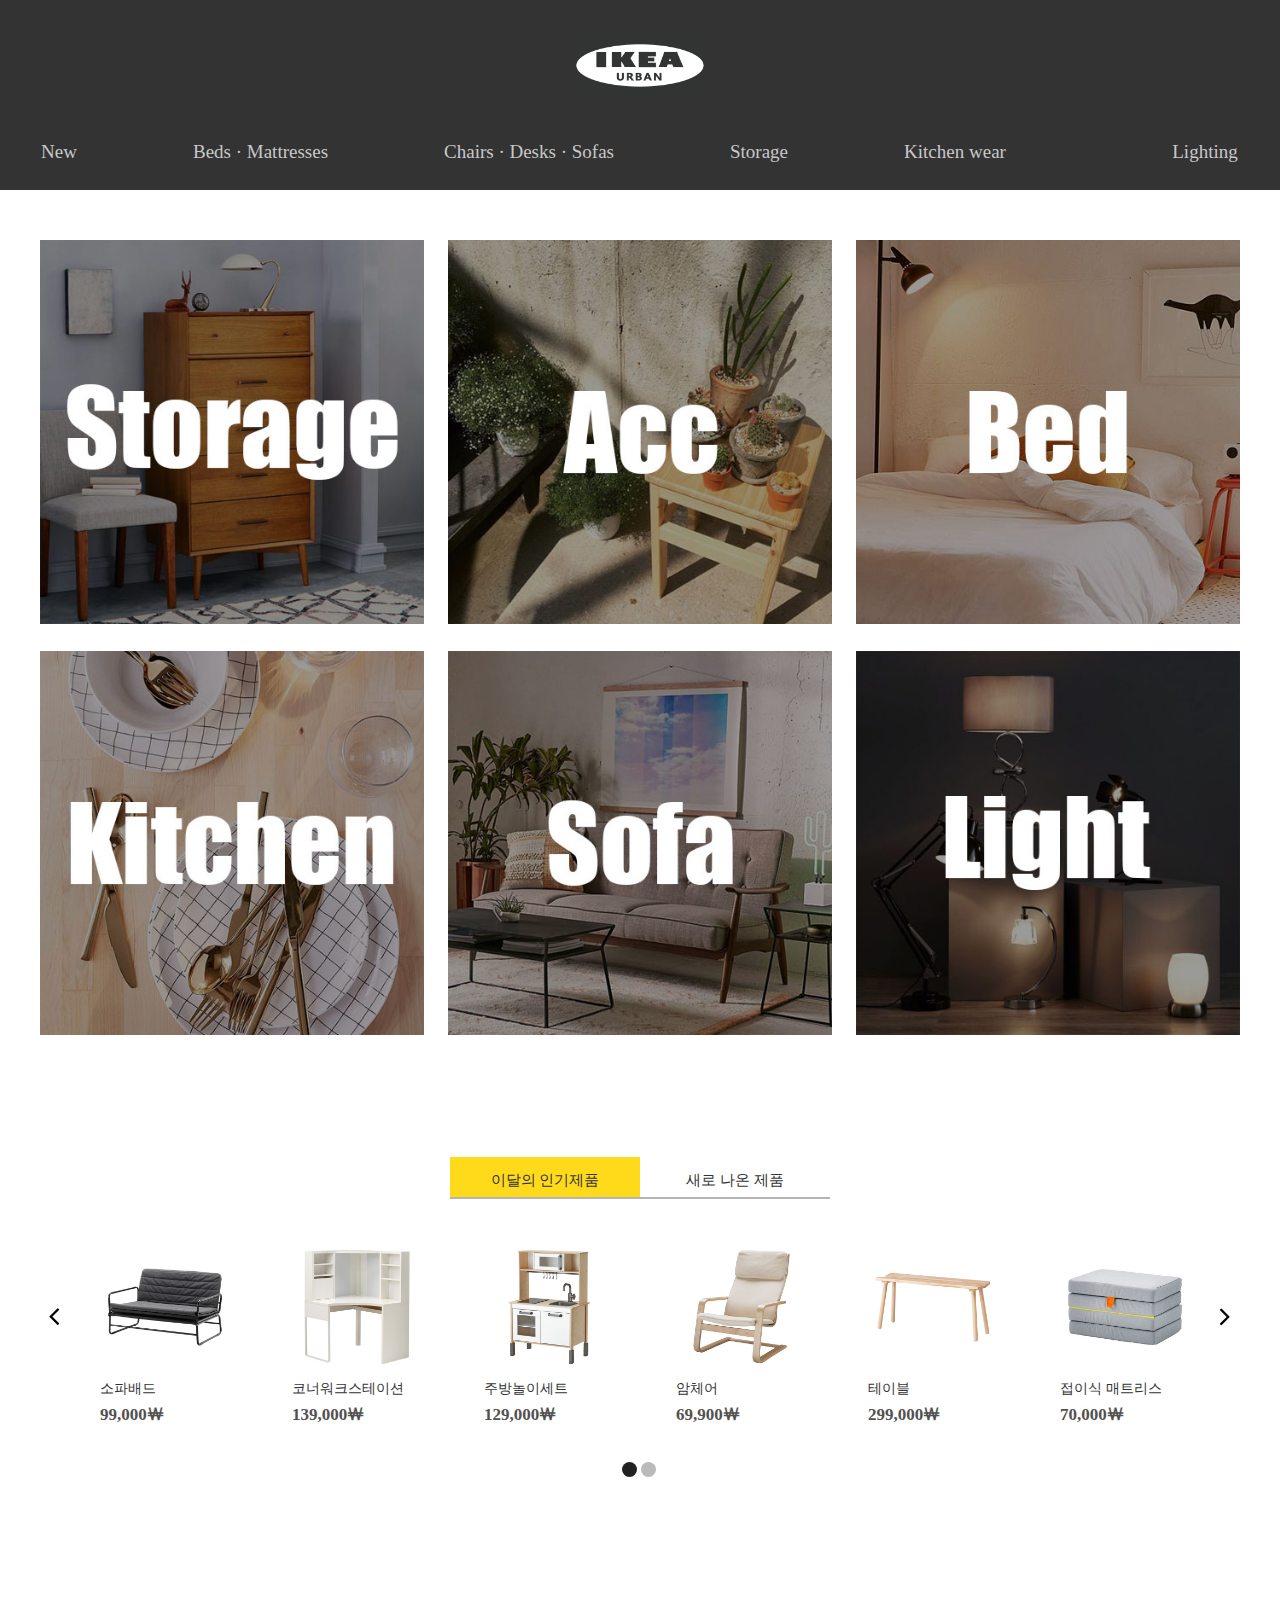
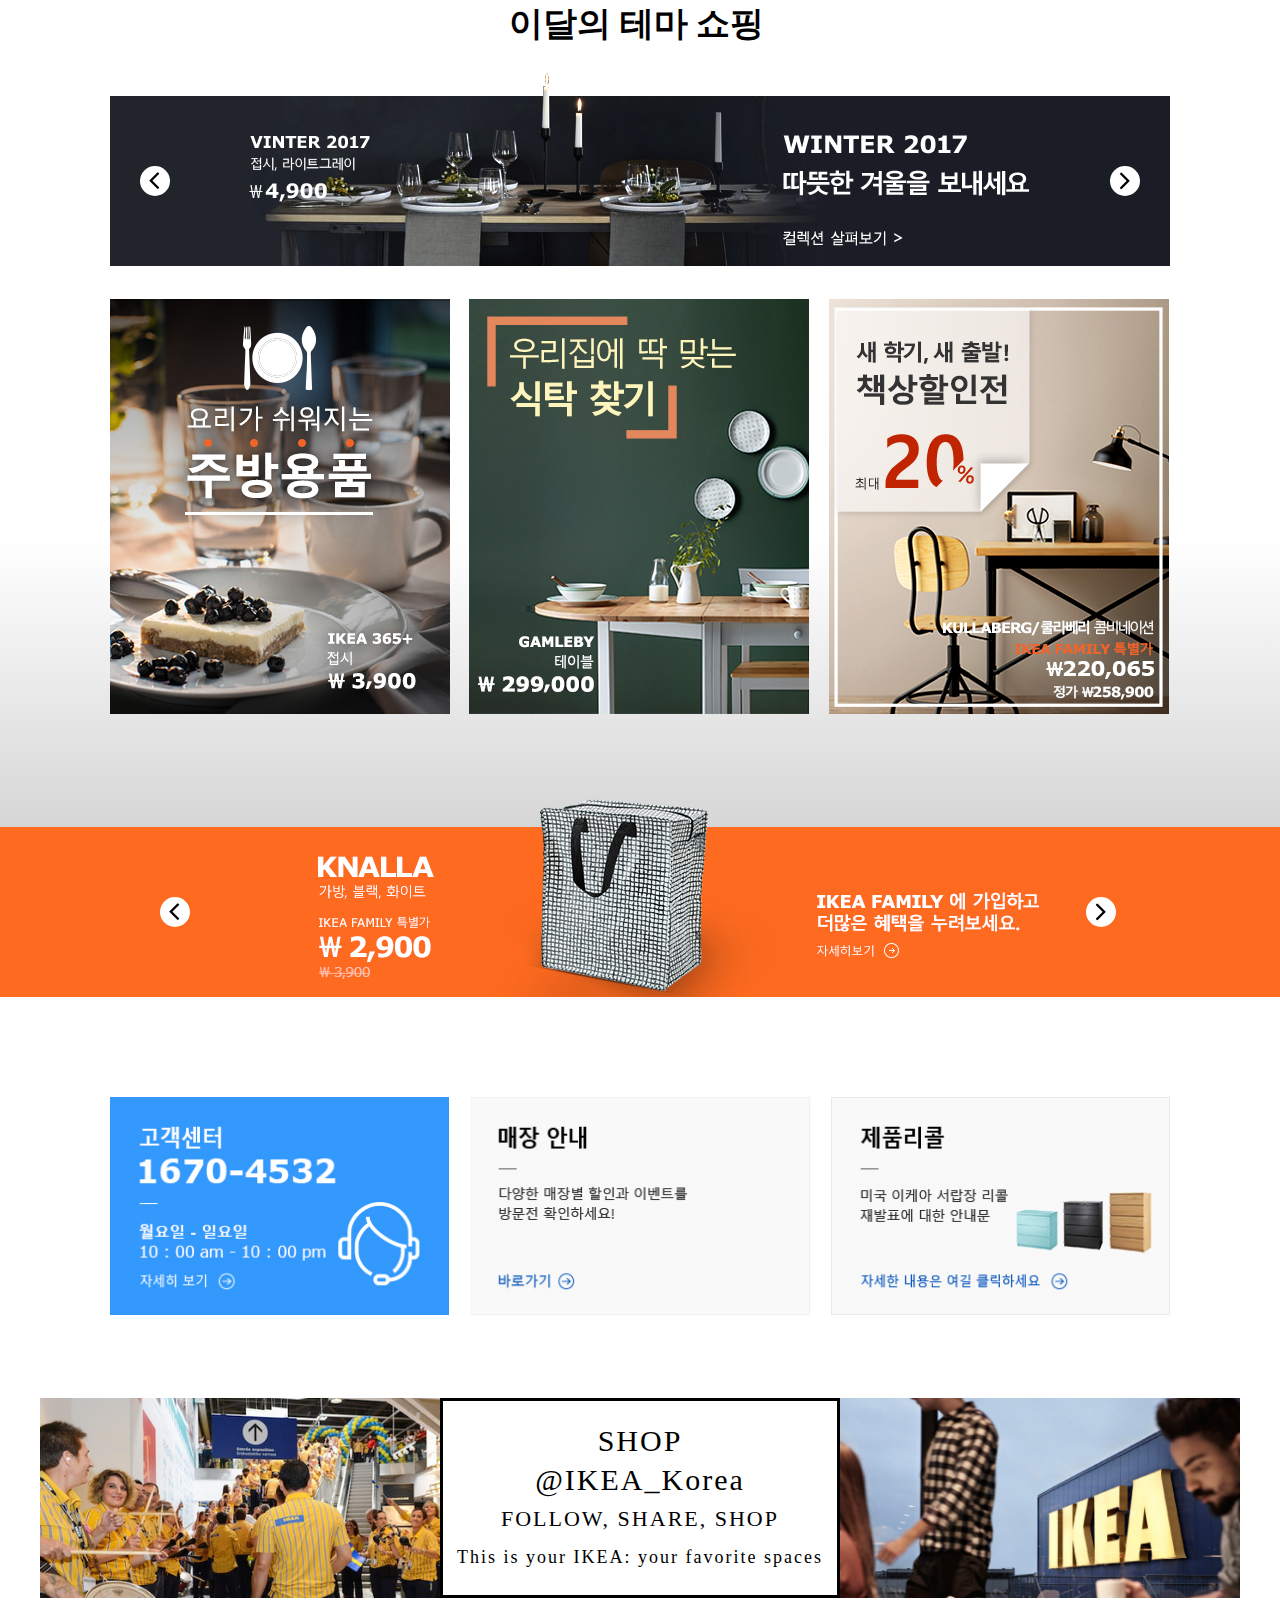
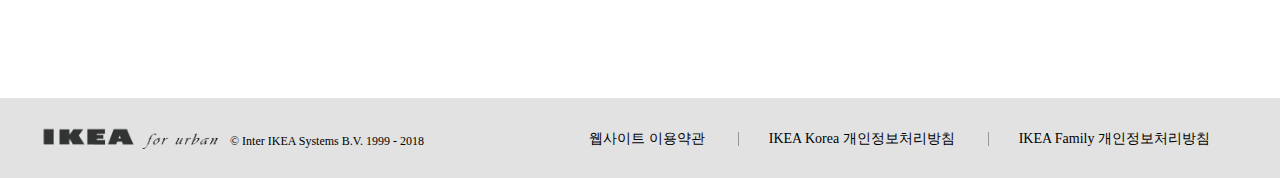
<file: index.html>
<!DOCTYPE html>
<html lang="ko">
<head>
  <meta charset="utf-8">
  <meta name="viewport" content="width=device-width, initial-scale=1.0">
  <meta charset="UTF-8">
  <meta name="viewport" content="width=device-width, initial-scale=1.0">
  <meta http-equiv="X-UA-Compatible" content="ie=edge">
  <link rel="stylesheet" href="css/reset.css">
  <link rel="stylesheet" href="css/main.css">
  <title>IKEA main</title>
</head>

<body>
  <header>
    <h1><a href="index.html" class="logo"><img src="img/logo/logo.png" alt=""></a></h1>
    <nav class="gnb">
      <ul>
        <li><a href="new.html">New</a></li>
        <li><a href="bed.html">Beds · Mattresses</a></li>
        <li><a href="sofa.html">Chairs · Desks  · Sofas</a></li>
        <li><a href="cabinet.html">Storage</a></li>
        <li><a href="kitchen_wear.html">Kitchen wear</a></li>
        <li><a href="lighting.html">Lighting</a></li>
      </ul>
    </nav>

    <a class="mnb_btn" href="#"><span></span></a>
    <!-- <img class="hamburger" src="./img/main/hamburger.png" alt=""> -->
    <nav class="mnb">
      <ul>
        <li><a href="new.html">New</a></li>
        <li><a href="bed.html">Beds/Mattresses</a>
        
        </li>
        <li><a href="sofa.html">Chairs/Desks/Sofas</a></li>
        <li><a href="cabinet.html">Storage</a></li>
        <li><a href="kitchen_wear.html">Kitchen wear</a></li>
        <li><a href="lighting.html">Lighting</a></li>
      </ul>
    </nav>

  </header>

  <div class="subnav-wrapper">
    <div class="subnav-inner">

      <dl class="subnav">
        <dt><a href="bed.html">Beds</a></dt>
        <dd><a href="bed.html">Single</a></dd>
        <dd><a href="bed.html">Loft</a></dd>
        <dd class="lastdd"><a href="bed.html">Sofa</a></dd>
        <dt><a href="bed.html">Mattresses</a></dt>
        <dd><a href="bed.html">Foam</a></dd>
        <dd><a href="bed.html">Latex</a></dd>
        <dd><a href="bed.html">Spring</a></dd>
      </dl>
      <dl class="subnav">
        <dt><a href="sofa.html">Chairs</a></dt>
        <dd><a href="sofa.html">Dining</a></dd>
        <dd><a href="sofa.html">Bar</a></dd>
        <dd class="lastdd"><a href="sofa.html">Office</a></dd>
        <dt><a href="sofa.html">Desks</a></dt>
        <dd><a href="sofa.html">Bar</a></dd>
        <dd><a href="sofa.html">Work</a></dd>
        <dd class="lastdd"><a href="sofa.html">Combination</a></dd>
        <dt><a href="sofa.html">Sofas</a></dt>
        <dd><a href="sofa.html">Fabric</a></dd>
        <dd><a href="sofa.html">Leather</a></dd>
      </dl>
      <dl class="subnav lineH">
        <dd><a href="cabinet.html">Closet</a></dd>
        <dd><a href="cabinet.html">Bookcase</a></dd>
        <dd><a href="cabinet.html">Cabinet</a></dd>
        <dd><a href="cabinet.html">Drawers</a></dd>
        <dd class="widthcontrol"><a href="cabinet.html">Bathroom Storage</a></dd>
      </dl>
      <dl class="subnav lineH">
        <dd><a href="kitchen_wear.html">Cook Wear</a></dd>
        <dd><a href="kitchen_wear.html">Table Wear</a></dd>
        <dd class="widthcontrol"><a href="kitchen_wear.html">Kitchen Funiture</a></dd>
      </dl>
      <dl class="subnav lineH lastdl">
        <dd><a href="lighting.html">Floor</a></dd>
        <dd><a href="lighting.html">Ceiling</a></dd>
        <dd><a href="lighting.html">Wall</a></dd>
        <dd><a href="lighting.html">Table</a></dd>
      </dl>
      <div class="btn-close">
        <span></span>
      </div>
    </div>
  </div>

  <div class="contents">
    <section class="firstblock">

      <div class="img30">
        <div class="smallIMG"><img src="img/room/111.jpg" alt="33% 이미지"></div>
        <div class="smallIMG"><img src="img/room/222.jpg" alt="33% 이미지"></div>
        <div class="smallIMG"><img src="img/room/333.jpg" alt="33% 이미지"></div>
        <div class="smallIMG"><img src="img/room/444.jpg" alt="33% 이미지"></div>
        <div class="smallIMG"><img src="img/room/555.jpg" alt="33% 이미지"></div>
        <div class="smallIMG"><img src="img/room/666.jpg" alt="33% 이미지"></div>
      </div>

    </section>

    <section class="secondblock">
      <div class="slidenav">
        <ul>
          <li class="monthly mainOn"><a href="#">이달의 인기제품</a></li>
          <li class="brandnew"> <a href="#">새로 나온 제품</a></li>

        </ul>
      </div>

      <div class="stuffslide">
        <div class="main-contorler">
          <a class="mainprev" href="#">뒤로</a>
          <a class="mainnext" href="#">앞으로</a>
        </div>
        <div class="itemslide-visual">
          <ul class="firstbestitem bestitem-slide">
            <li>
              <a href="#"><img src="img/slideimg/b1.JPG" alt="소파배드">
                <strong>소파배드</strong>
                <span>99,000&#65510;</span>
              </a>
            </li>

            <li>
              <a href="#"><img src="img/slideimg/b2.JPG" alt="코너워크스테이션">
                <strong>코너워크스테이션</strong>
                <span>139,000&#65510;</span>
              </a>
            </li>

            <li>
              <a href="#"><img src="img/slideimg/b3.JPG" alt="주방놀이세트">
                <strong>주방놀이세트</strong>
                <span>129,000&#65510;</span>
              </a>
            </li>
            <li>
              <a href="#"><img src="img/slideimg/b4.JPG" alt="암체어">
                <strong>암체어</strong>
                <span>69,900&#65510;</span>
              </a>
            </li>
            <li>
              <a href="#"><img src="img/slideimg/b5.JPG" alt="테이블">
                <strong>테이블</strong>
                <span>299,000&#65510;</span>
              </a>
            </li>
            <li>
              <a href="#"><img src="img/slideimg/b6.JPG" alt="접이식">
                <strong>접이식 매트리스</strong>
                <span>70,000&#65510;</span>
              </a>
            </li>
            <li>
              <a href="#"><img src="img/slideimg/b7.JPG" alt="적층식침대">
                <strong>적층식침대+매트리스</strong>
                <span>399,000&#65510;</span>
              </a>
            </li>
            <li>
              <a href="#"><img src="img/slideimg/b8.JPG" alt="바구니">
                <strong>바구니</strong>
                <span>10,900&#65510;</span>
              </a>
            </li>
            <li>
              <a href="#"><img src="img/slideimg/b9.JPG" alt="야외조립마루">
                <strong>야외조립마루</strong>
                <span>29,900&#65510;</span>
              </a>
            </li>
            <li>
              <a href="#"><img src="img/slideimg/b10.JPG" alt="전구">
                <strong>LED 전구</strong>
                <span>6,900&#65510;</span>
              </a>
            </li>
            <li>
              <a href="#"><img src="img/slideimg/b11.JPG" alt="액자">
                <strong>액자</strong>
                <span>9,900&#65510;</span>
              </a>
            </li>
            <li>
              <a href="#"><img src="img/slideimg/b12.JPG" alt="유리도어수납장">
                <strong>유리도어수납장</strong>
                <span>79,000&#65510;</span>
              </a>
            </li>
          </ul>
          <ul class="secondbestitem bestitem-slide">
            <li>
              <a href="#"><img src="img/slideimg/n1.JPG" alt="소파배드">
                <strong>데이배드+매트리스</strong>
                <span>487,000&#65510;</span>
              </a>
            </li>

            <li>
              <a href="#"><img src="img/slideimg/n2.JPG" alt="코너워크스테이션">
                <strong>LAIVA 책장</strong>
                <span>20,000&#65510;</span>
              </a>
            </li>

            <li>
              <a href="#"><img src="img/slideimg/n3.JPG" alt="주방놀이세트">
                <strong>코너워크스테이션</strong>
                <span>149,000&#65510;</span>
              </a>
            </li>
            <li>
              <a href="#"><img src="img/slideimg/n4.JPG" alt="암체어">
                <strong>적층식침대</strong>
                <span>199,000&#65510;</span>
              </a>
            </li>
            <li>
              <a href="#"><img src="img/slideimg/n5.JPG" alt="테이블">
                <strong>선반유닛</strong>
                <span>129,000&#65510;</span>
              </a>
            </li>
            <li>
              <a href="#"><img src="img/slideimg/n6.JPG" alt="접이식">
                <strong>테이블</strong>
                <span>299,000&#65510;</span>
              </a>
            </li>
            <li>
              <a href="#"><img src="img/slideimg/n7.JPG" alt="적층식침대">
                <strong>테이블3종</strong>
                <span>79,900&#65510;</span>
              </a>
            </li>
            <li>
              <a href="#"><img src="img/slideimg/n8.JPG" alt="바구니">
                <strong>암체어</strong>
                <span>199,000&#65510;</span>
              </a>
            </li>
            <li>
              <a href="#"><img src="img/slideimg/n9.JPG" alt="야외조립마루">
                <strong>선반유닛</strong>
                <span>199,000&#65510;</span>
              </a>
            </li>
            <li>
              <a href="#"><img src="img/slideimg/n10.JPG" alt="전구">
                <strong>PINK 체어</strong>
                <span>39,900&#65510;</span>
              </a>
            </li>
            <li>
              <a href="#"><img src="img/slideimg/n11.JPG" alt="액자">
                <strong>선반유닛</strong>
                <span>129,000&#65510;</span>
              </a>
            </li>
            <li>
              <a href="#"><img src="img/slideimg/n12.JPG" alt="유리도어수납장">
                <strong>벽선반</strong>
                <span>19,900&#65510;</span>
              </a>
            </li>
          </ul>
        </div>
        <div class="main-pagenation">
          <span class="pageOn"></span>
          <span></span>
        </div>
      </div>
    </section>

    <section class="addedblock">
      <div class="addedblock-inner">
        <h2>이달의 테마 쇼핑</h2>

        <div class="bottomslide">
          <div class="main-contorler3">
            <a class="mainprev3" href="#"><img src="img/icons/prev.png" alt=""></a>
            <a class="mainnext3" href="#"><img src="img/icons/next.png" alt=""></a>
          </div>
          <ul>
            <li><img src="img/main/1234.png" alt="따신겨울"></li>
            <li><img src="img/main/5678.png" alt="침대"></li>
          </ul>
        </div>
        <div class="imgblock">
          <ul>
            <li><img src="img/main/123.jpg" alt="주방용품"></li>
            <li><img src="img/main/456.jpg" alt="식탁찾기"></li>
            <li><img src="img/main/789.jpg" alt="할인전"></li>
          </ul>
        </div>
      </div>

    </section>

    <section class="thirdblock">
      <div class="longbanner-visual">
        <span class="m_none">지금 가입하고,<br>더 많은 혜택을 즐겨보세요.</span>
        <div class="main-contorler2">
          <a class="mainprev2" href="#"><img src="img/icons/prev.png" alt=""></a>
          <a class="mainnext2" href="#"><img src="img/icons/next.png" alt=""></a>
        </div>
        <div class="longbanner-inner">
          <img src="img/main/o_2.png" alt="긴슬라이드배너">
          <img src="img/main/o_1.png" alt="긴슬라이드배너">
        </div>
        <div class="m_arrwo"><img src="./img/main/arrow2.png" alt=""></div>
      </div>

    </section>

    <section class="fourthblock">
      <div class="fourthblock-inner">
        <ul>
          <li><a href="#"><img src="img/customer.jpg" alt=""></a></li>
          <li><a href="#"><img src="img/shopinfo.jpg" alt=""></a></li>
          <li><a href="#"><img src="img/recall.jpg" alt=""></a></li>
        </ul>
      </div>
    </section>

    <section class="lastblock">
      <div class="photowrapper">
        <ul>
          <li></li>

          <li class="centertext">
            <p>SHOP</p>
            <p>@IKEA_Korea</p>
            <p>FOLLOW, SHARE, SHOP</p>
            <p>This is your IKEA: your favorite spaces</p>
          </li>

          <li></li>
        </ul>
      </div>
    </section>
  </div>

  <footer>
    <div class="footer-inner">
      <div class="footer-left">
        <img class="footerlogo" src="img/logo/logo2.png" alt="">
        <p>&copy; Inter IKEA Systems B.V. 1999 - 2018</p>
      </div>
      <div class="footer-right">
        <ul>
          <li><a href="#">웹사이트 이용약관</a></li>
          <li><a href="#">IKEA Korea 개인정보처리방침</a></li>
          <li><a href="#">IKEA Family 개인정보처리방침</a></li>
        </ul>
      </div>
    </div>
  </footer>


  <script src="js/jquery-3.2.1.min.js" charset="utf-8"></script>
  <script src="js/jquery-migrate-1.4.1.min.js" charset="utf-8"></script>
  <script src="js/main.js" charset="utf-8"></script>
</body>


</html>
</file>
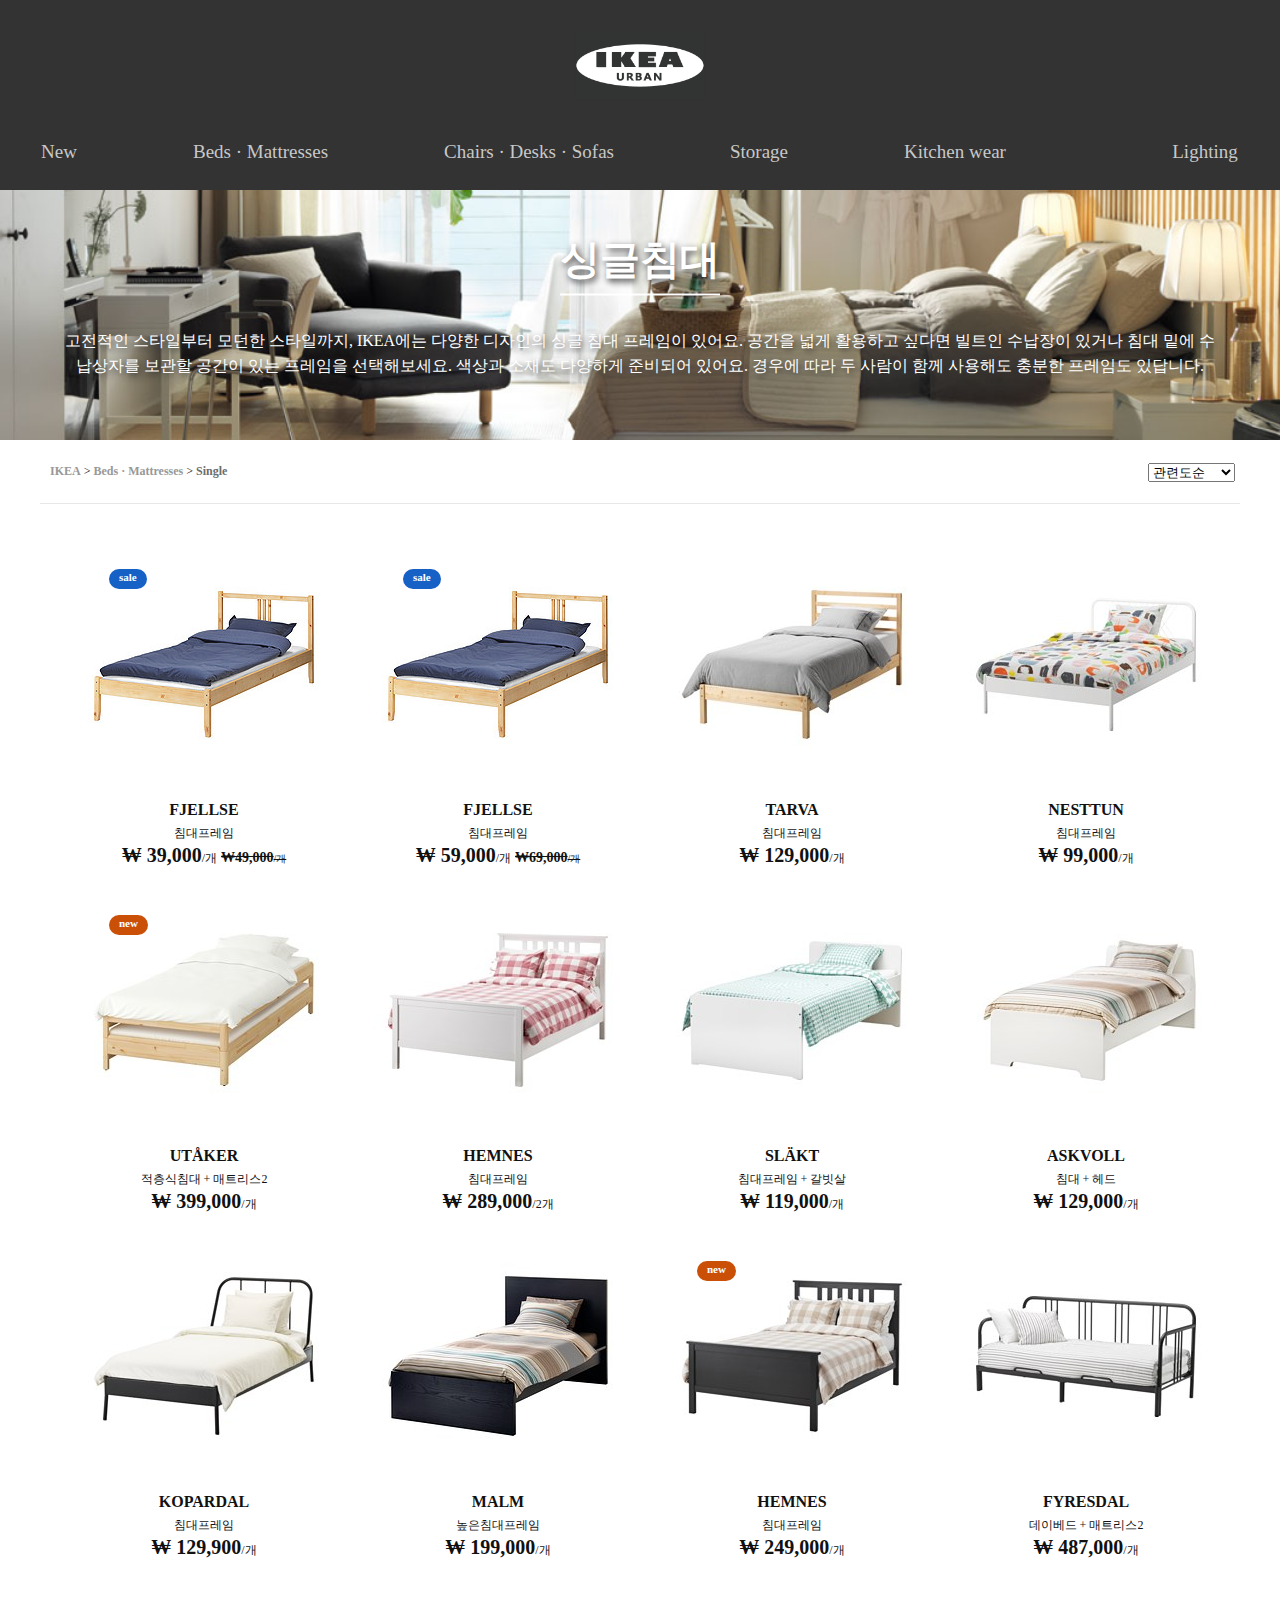
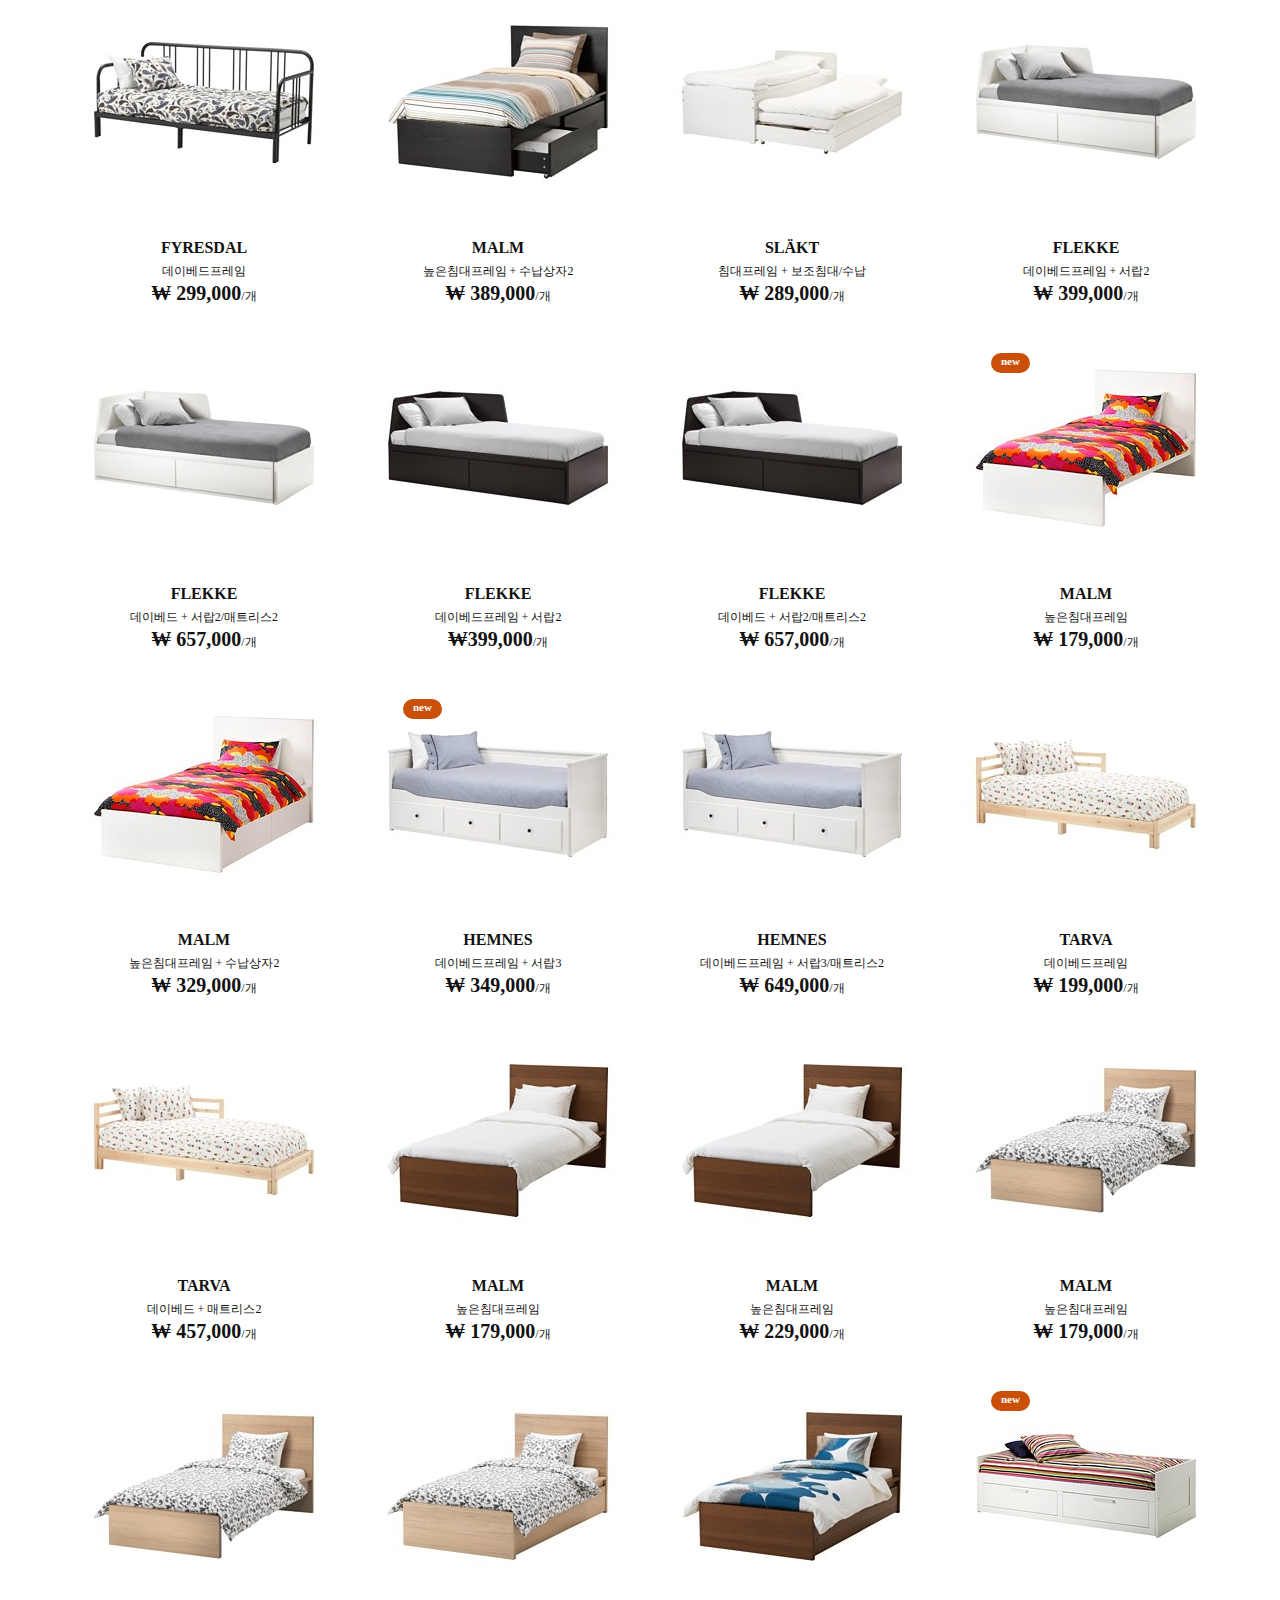
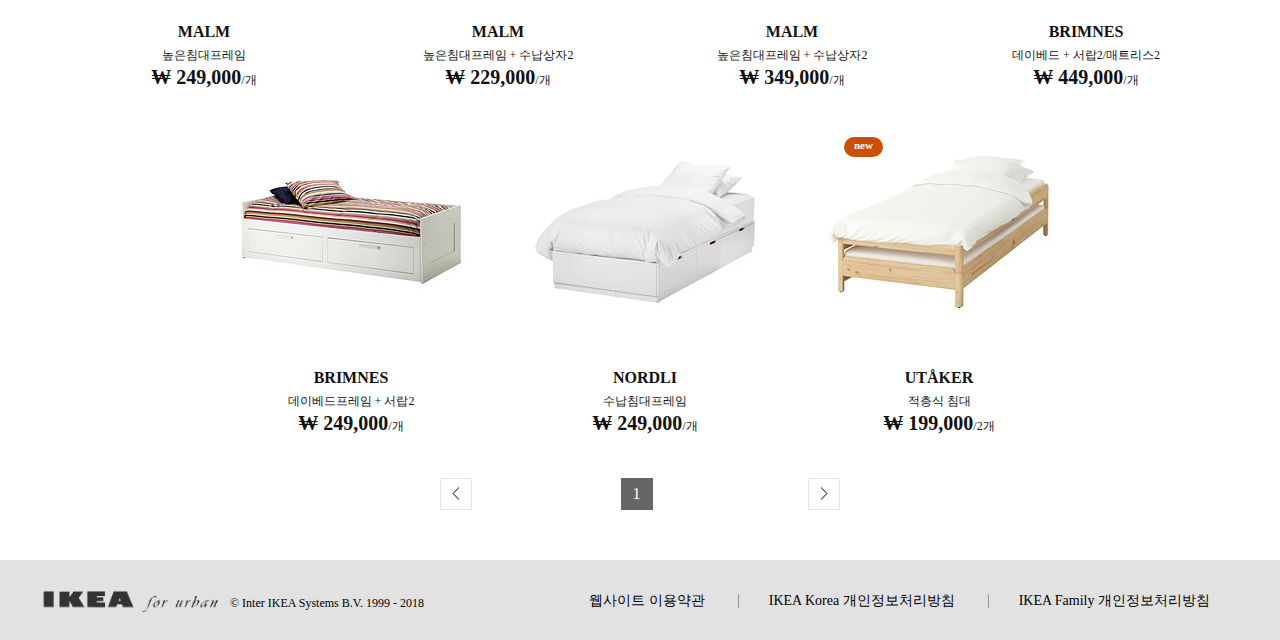
<file: bed.html>
<!DOCTYPE html>
<html>

<head>
   <meta charset="utf-8">
   <link rel="stylesheet" href="css/reset.css">
   <link rel="stylesheet" href="css/main.css">
   <link rel="stylesheet" href="css/bed.css">
   <script type="text/javascript" src="js/jquery-3.2.1.min.js"></script>
   <script type="text/javascript" src="js/jquery-migrate-1.4.1.min.js"></script>
   <script type="text/javascript" src="js/bed.js"></script>
   <script type="text/javascript" src="js/main.js"></script>
   <title>IKEA main</title>
</head>

<body>
  <header>
    <h1><a href="index.html" class="logo"><img src="img/logo/logo.png" alt=""></a></h1>
    <nav class="gnb">
      <ul>
        <li><a href="new.html">New</a></li>
        <li><a href="bed.html">Beds · Mattresses</a></li>
        <li><a href="sofa.html">Chairs · Desks  · Sofas</a></li>
        <li><a href="cabinet.html">Storage</a></li>
        <li><a href="kitchen_wear.html">Kitchen wear</a></li>
        <li><a href="lighting.html">Lighting</a></li>
      </ul>
    </nav>

  </header>

  <div class="subnav-wrapper">
    <div class="subnav-inner">

      <dl class="subnav">
        <dt><a href="bed.html">Beds</a></dt>
        <dd><a href="bed.html">Single</a></dd>
        <dd><a href="bed.html">Loft</a></dd>
        <dd class="lastdd"><a href="bed.html">Sofa</a></dd>
        <dt><a href="bed.html">Mattresses</a></dt>
        <dd><a href="bed.html">Foam</a></dd>
        <dd><a href="bed.html">Latex</a></dd>
        <dd><a href="bed.html">Spring</a></dd>
      </dl>
      <dl class="subnav">
        <dt><a href="sofa.html">Chairs</a></dt>
        <dd><a href="sofa.html">Dining</a></dd>
        <dd><a href="sofa.html">Bar</a></dd>
        <dd class="lastdd"><a href="sofa.html">Office</a></dd>
        <dt><a href="sofa.html">Desks</a></dt>
        <dd><a href="sofa.html">Bar</a></dd>
        <dd><a href="sofa.html">Work</a></dd>
        <dd class="lastdd"><a href="sofa.html">Combination</a></dd>
        <dt><a href="sofa.html">Sofas</a></dt>
        <dd><a href="sofa.html">Fabric</a></dd>
        <dd><a href="sofa.html">Leather</a></dd>
      </dl>
      <dl class="subnav lineH">
        <dd><a href="cabinet.html">Closet</a></dd>
        <dd><a href="cabinet.html">Bookcase</a></dd>
        <dd><a href="cabinet.html">Cabinet</a></dd>
        <dd><a href="cabinet.html">Drawers</a></dd>
        <dd class="widthcontrol"><a href="cabinet.html">Bathroom Storage</a></dd>
      </dl>
      <dl class="subnav lineH">
        <dd><a href="kitchen_wear.html">Cook Wear</a></dd>
        <dd><a href="kitchen_wear.html">Table Wear</a></dd>
        <dd class="widthcontrol"><a href="kitchen_wear.html">Kitchen Funiture</a></dd>
      </dl>
      <dl class="subnav lineH lastdl">
        <dd><a href="lighting.html">Floor</a></dd>
        <dd><a href="lighting.html">Ceiling</a></dd>
        <dd><a href="lighting.html">Wall</a></dd>
        <dd><a href="lighting.html">Table</a></dd>
      </dl>
      <div class="btn-close">
        <span></span>
      </div>
    </div>
  </div>
   <div class="j_contentsAllWrapper">
      <div class="j_bedBanner">
         <div class="j_title">
            <h2>싱글침대</h2>
         </div>
         <div class="j_description">
            고전적인 스타일부터 모던한 스타일까지, IKEA에는 다양한 디자인의 싱글 침대 프레임이 있어요. 공간을 넓게 활용하고 싶다면 빌트인 수납장이 있거나 침대 밑에 수납상자를 보관할 공간이 있는 프레임을 선택해보세요. 색상과 소재도 다양하게 준비되어 있어요. 경우에 따라 두 사람이 함께 사용해도 충분한 프레임도 있답니다.
         </div>
      </div>
      <div class="j_underBanner">
         <div class="j_direction">
            <span><a href="#">IKEA</a></span>
            <span>></span>
            <span><a href="#">Beds · Mattresses</a></span>
            <span>></span>
            <span><a href="">Single</a></span>
            <select>
               <option value="relative">관련도순</option>
               <option value="name">이름순</option>
               <option value="price">가격순</option>
               <option value="new">신규상품순</option>
            </select>
         </div>
      </div>

      <div class="j_bedList">
         <ul>
            <li>
               <a href="#">
                  <div>
                     <span class="saleImg">sale</span>
                     <img src="img/bed/10.JPG" alt="">
                  </div>
                  <div>
                     <p>FJELLSE</p>
                     <p>침대프레임</p>
                     <p><em>&#8361; 39,000</em>/개</p>
                     <span><em>&#8361;49,000</em>/개</span>
                  </div>
               </a>
            </li>
            <li>
               <a href="#">
                  <div>
                     <span class="saleImg">sale</span>
                     <img src="img/bed/20.JPG" alt="">
                  </div>
                  <div>
                     <p>FJELLSE</p>
                     <p>침대프레임</p>
                     <p><em>&#8361; 59,000</em>/개</p>
                     <span><em>&#8361;69,000</em>/개</span>
                  </div>
               </a>
            </li>
            <li>
               <a href="#">
                  <div><img src="img/bed/30.JPG" alt=""></div>
                  <div>
                     <p>TARVA</p>
                     <p>침대프레임</p>
                     <p><em>&#8361; 129,000</em>/개</p>
                  </div>
               </a>
            </li>
            <li>
               <a href="#">
                  <div><img src="img/bed/40.JPG" alt=""></div>
                  <div>
                     <p>NESTTUN</p>
                     <p>침대프레임</p>
                     <p><em>&#8361; 99,000</em>/개</p>
                  </div>
               </a>
            </li>
            <li>
               <a href="#">
                  <div>
                     <span class="newImg">new</span>
                     <img src="img/bed/50.JPG" alt="">
                  </div>
                  <div>
                     <p>UTÅKER</p>
                     <p>적층식침대 + 매트리스2</p>
                     <p><em>&#8361; 399,000</em>/개</p>
                  </div>
               </a>
            </li>
            <li>
               <a href="#">
                  <div><img src="img/bed/60.JPG" alt=""></div>
                  <div>
                     <p>HEMNES</p>
                     <p>침대프레임</p>
                     <p><em>&#8361; 289,000</em>/2개</p>
                  </div>
               </a>
            </li>
            <li>
               <a href="#">
                  <div><img src="img/bed/70.JPG" alt=""></div>
                  <div>
                     <p>SLÄKT</p>
                     <p>침대프레임 + 갈빗살</p>
                     <p><em>&#8361; 119,000</em>/개</p>
                  </div>
               </a>
            </li>
            <li>
               <a href="#">
                  <div><img src="img/bed/80.JPG" alt=""></div>
                  <div>
                     <p>ASKVOLL</p>
                     <p>침대 + 헤드</p>
                     <p><em>&#8361; 129,000</em>/개</p>
                  </div>
               </a>
            </li>
            <li>
               <a href="#">
                  <div><img src="img/bed/90.JPG" alt=""></div>
                  <div>
                     <p>KOPARDAL</p>
                     <p>침대프레임</p>
                     <p><em>&#8361; 129,900</em>/개</p>
                  </div>
               </a>
            </li>
            <li>
               <a href="#">
                  <div><img src="img/bed/100.JPG" alt=""></div>
                  <div>
                     <p>MALM</p>
                     <p>높은침대프레임</p>
                     <p><em>&#8361; 199,000</em>/개</p>
                  </div>
               </a>
            </li>
            <li>
               <a href="#">
                  <div>
                     <span class="newImg">new</span>
                     <img src="img/bed/110.JPG" alt="">
                  </div>
                  <div>
                     <p>HEMNES</p>
                     <p>침대프레임</p>
                     <p><em>&#8361; 249,000</em>/개</p>
                  </div>
               </a>
            </li>
            <li>
               <a href="#">
                  <div>
                     <img src="img/bed/120.JPG" alt="">
                  </div>
                  <div>
                     <p>FYRESDAL</p>
                     <p>데이베드 + 매트리스2</p>
                     <p><em>&#8361; 487,000</em>/개</p>
                  </div>
               </a>
            </li>
            <li>
               <a href="#">
                  <div><img src="img/bed/130.JPG" alt=""></div>
                  <div>
                     <p>FYRESDAL</p>
                     <p>데이베드프레임</p>
                     <p><em>&#8361; 299,000</em>/개</p>
                  </div>
               </a>
            </li>
            <li>
               <a href="#">
                  <div><img src="img/bed/140.JPG" alt=""></div>
                  <div>
                     <p>MALM</p>
                     <p>높은침대프레임 + 수납상자2</p>
                     <p><em>&#8361; 389,000</em>/개</p>
                  </div>
               </a>
            </li>
            <li>
               <a href="#">
                  <div><img src="img/bed/150.JPG" alt=""></div>
                  <div>
                     <p>SLÄKT</p>
                     <p>침대프레임 + 보조침대/수납</p>
                     <p><em>&#8361; 289,000</em>/개</p>
                  </div>
               </a>
            </li>
            <li>
               <a href="#">
                  <div><img src="img/bed/160.JPG" alt=""></div>
                  <div>
                     <p>FLEKKE</p>
                     <p>데이베드프레임 + 서랍2</p>
                     <p><em>&#8361; 399,000</em>/개</p>
                  </div>
               </a>
            </li>
            <li>
               <a href="#">
                  <div><img src="img/bed/170.JPG" alt=""></div>
                  <div>
                     <p>FLEKKE</p>
                     <p>데이베드 + 서랍2/매트리스2</p>
                     <p><em>&#8361; 657,000</em>/개</p>
                  </div>
               </a>
            </li>
            <li>
               <a href="#">
                  <div><img src="img/bed/180.JPG" alt=""></div>
                  <div>
                     <p>FLEKKE</p>
                     <p>데이베드프레임 + 서랍2</p>
                     <p><em>&#8361;399,000</em>/개</p>
                  </div>
               </a>
            </li>
            <li>
               <a href="#">
                  <div><img src="img/bed/190.JPG" alt=""></div>
                  <div>
                     <p>FLEKKE</p>
                     <p>데이베드 + 서랍2/매트리스2</p>
                     <p><em>&#8361; 657,000</em>/개</p>
                  </div>
               </a>
            </li>
            <li>
               <a href="#">
                  <div>
                     <span class="newImg">new</span>
                     <img src="img/bed/200.JPG" alt="">
                  </div>
                  <div>
                     <p>MALM</p>
                     <p>높은침대프레임</p>
                     <p><em>&#8361; 179,000</em>/개</p>
                  </div>
               </a>
            </li>
            <li>
               <a href="#">
                  <div><img src="img/bed/210.JPG" alt=""></div>
                  <div>
                     <p>MALM</p>
                     <p>높은침대프레임 + 수납상자2</p>
                     <p><em>&#8361; 329,000</em>/개</p>
                  </div>
               </a>
            </li>
            <li>
               <a href="#">
                  <div>
                     <span class="newImg">new</span>
                     <img src="img/bed/220.JPG" alt="">
                  </div>
                  <div>
                     <p>HEMNES</p>
                     <p>데이베드프레임 + 서랍3</p>
                     <p><em>&#8361; 349,000</em>/개</p>
                  </div>
               </a>
            </li>
            <li>
               <a href="#">
                  <div><img src="img/bed/230.JPG" alt=""></div>
                  <div>
                     <p>HEMNES</p>
                     <p>데이베드프레임 + 서랍3/매트리스2</p>
                     <p><em>&#8361; 649,000</em>/개</p>
                  </div>
               </a>
            </li>
            <li>
               <a href="#">
                  <div><img src="img/bed/240.JPG" alt=""></div>
                  <div>
                     <p>TARVA</p>
                     <p>데이베드프레임</p>
                     <p><em>&#8361; 199,000</em>/개</p>
                  </div>
               </a>
            </li>
            <li>
               <a href="#">
                  <div><img src="img/bed/250.JPG" alt=""></div>
                  <div>
                     <p>TARVA</p>
                     <p>데이베드 + 매트리스2</p>
                     <p><em>&#8361; 457,000</em>/개</p>
                  </div>
               </a>
            </li>
            <li>
               <a href="#">
                  <div><img src="img/bed/260.JPG" alt=""></div>
                  <div>
                     <p>MALM</p>
                     <p>높은침대프레임</p>
                     <p><em>&#8361; 179,000</em>/개</p>
                  </div>
               </a>
            </li>
            <li>
               <a href="#">
                  <div><img src="img/bed/270.JPG" alt=""></div>
                  <div>
                     <p>MALM</p>
                     <p>높은침대프레임</p>
                     <p><em>&#8361; 229,000</em>/개</p>
                  </div>
               </a>
            </li>
            <li>
               <a href="#">
                  <div>
                     <img src="img/bed/280.JPG" alt=""></div>
                  <div>
                     <p>MALM</p>
                     <p>높은침대프레임</p>
                     <p><em>&#8361; 179,000</em>/개</p>
                  </div>
               </a>
            </li>
            <li>
               <a href="#">
                  <div><img src="img/bed/290.JPG" alt=""></div>
                  <div>
                     <p>MALM</p>
                     <p>높은침대프레임</p>
                     <p><em>&#8361; 249,000</em>/개</p>
                  </div>
               </a>
            </li>
            <li>
               <a href="#">
                  <div><img src="img/bed/300.JPG" alt=""></div>
                  <div>
                     <p>MALM</p>
                     <p>높은침대프레임 + 수납상자2</p>
                     <p><em>&#8361; 229,000</em>/개</p>
                  </div>
               </a>
            </li>
            <li>
               <a href="#">
                  <div><img src="img/bed/310.JPG" alt=""></div>
                  <div>
                     <p>MALM</p>
                     <p>높은침대프레임 + 수납상자2</p>
                     <p><em>&#8361; 349,000</em>/개</p>
                  </div>
               </a>
            </li>
            <li>
               <a href="#">
                  <div>
                     <span class="newImg">new</span>
                     <img src="img/bed/320.JPG" alt="">
                  </div>
                  <div>
                     <p>BRIMNES</p>
                     <p>데이베드 + 서랍2/매트리스2</p>
                     <p><em>&#8361; 449,000</em>/개</p>
                  </div>
               </a>
            </li>
            <li>
               <a href="#">
                  <div><img src="img/bed/330.JPG" alt=""></div>
                  <div>
                     <p>BRIMNES</p>
                     <p>데이베드프레임 + 서랍2</p>
                     <p><em>&#8361; 249,000</em>/개</p>
                  </div>
               </a>
            </li>
            <li>
               <a href="#">
                  <div>
                     <img src="img/bed/340.JPG" alt="">
                  </div>
                  <div>
                     <p>NORDLI</p>
                     <p>수납침대프레임</p>
                     <p><em>&#8361; 249,000</em>/개</p>
                  </div>
               </a>
            </li>
            <li>
               <a href="#">
                  <div>
                     <span class="newImg">new</span>
                     <img src="img/bed/350.JPG" alt="">
                  </div>
                  <div>
                     <p>UTÅKER</p>
                     <p>적층식 침대</p>
                     <p><em>&#8361; 199,000</em>/2개</p>
                  </div>
               </a>
            </li>
         </ul>
      </div>

      <!--  pagination-->

      <div class="j_paging">
        <div class="j_select_button">
          <span class="j_select_left"></span>
          <ul class="j_pagination">
            <li><a href="">1</a></li>
          </ul>
          <span class="j_select_right"></span>
        </div>
      </div>

   </div>

   <footer>
      <div class="footer-inner">
         <div class="footer-left">
            <img class="footerlogo" src="img/logo/logo2.png" alt="">
            <p>&copy; Inter IKEA Systems B.V. 1999 - 2018</p>
         </div>
         <div class="footer-right">
            <ul>
               <li><a href="#">웹사이트 이용약관</a></li>
               <li><a href="#">IKEA Korea 개인정보처리방침</a></li>
               <li><a href="#">IKEA Family 개인정보처리방침</a></li>
            </ul>
         </div>
      </div>
   </footer>


   <script src="js/jquery-3.2.1.min.js" charset="utf-8"></script>
   <script src="js/jquery-migrate-1.4.1.min.js" charset="utf-8"></script>
   <!-- <script src="js/main.js" charset="utf-8"></script> -->
</body>


</html>
</file>
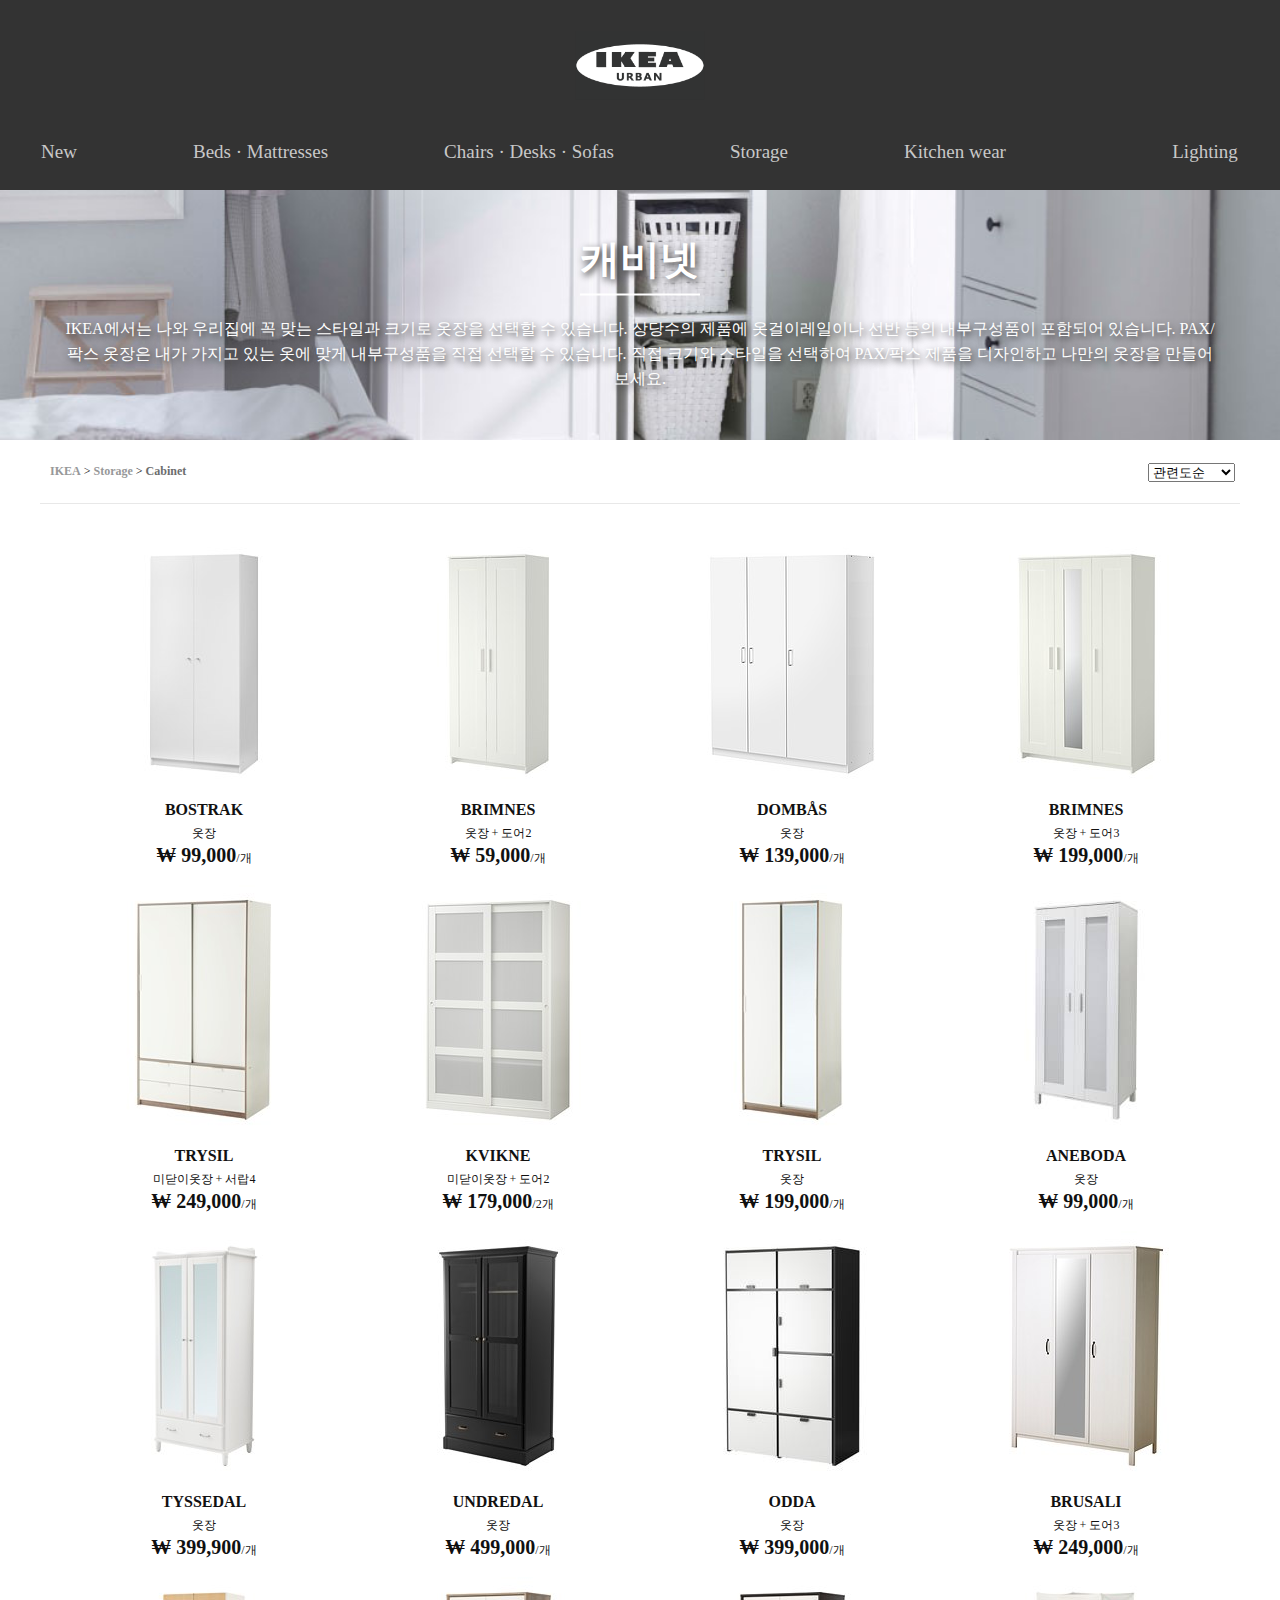
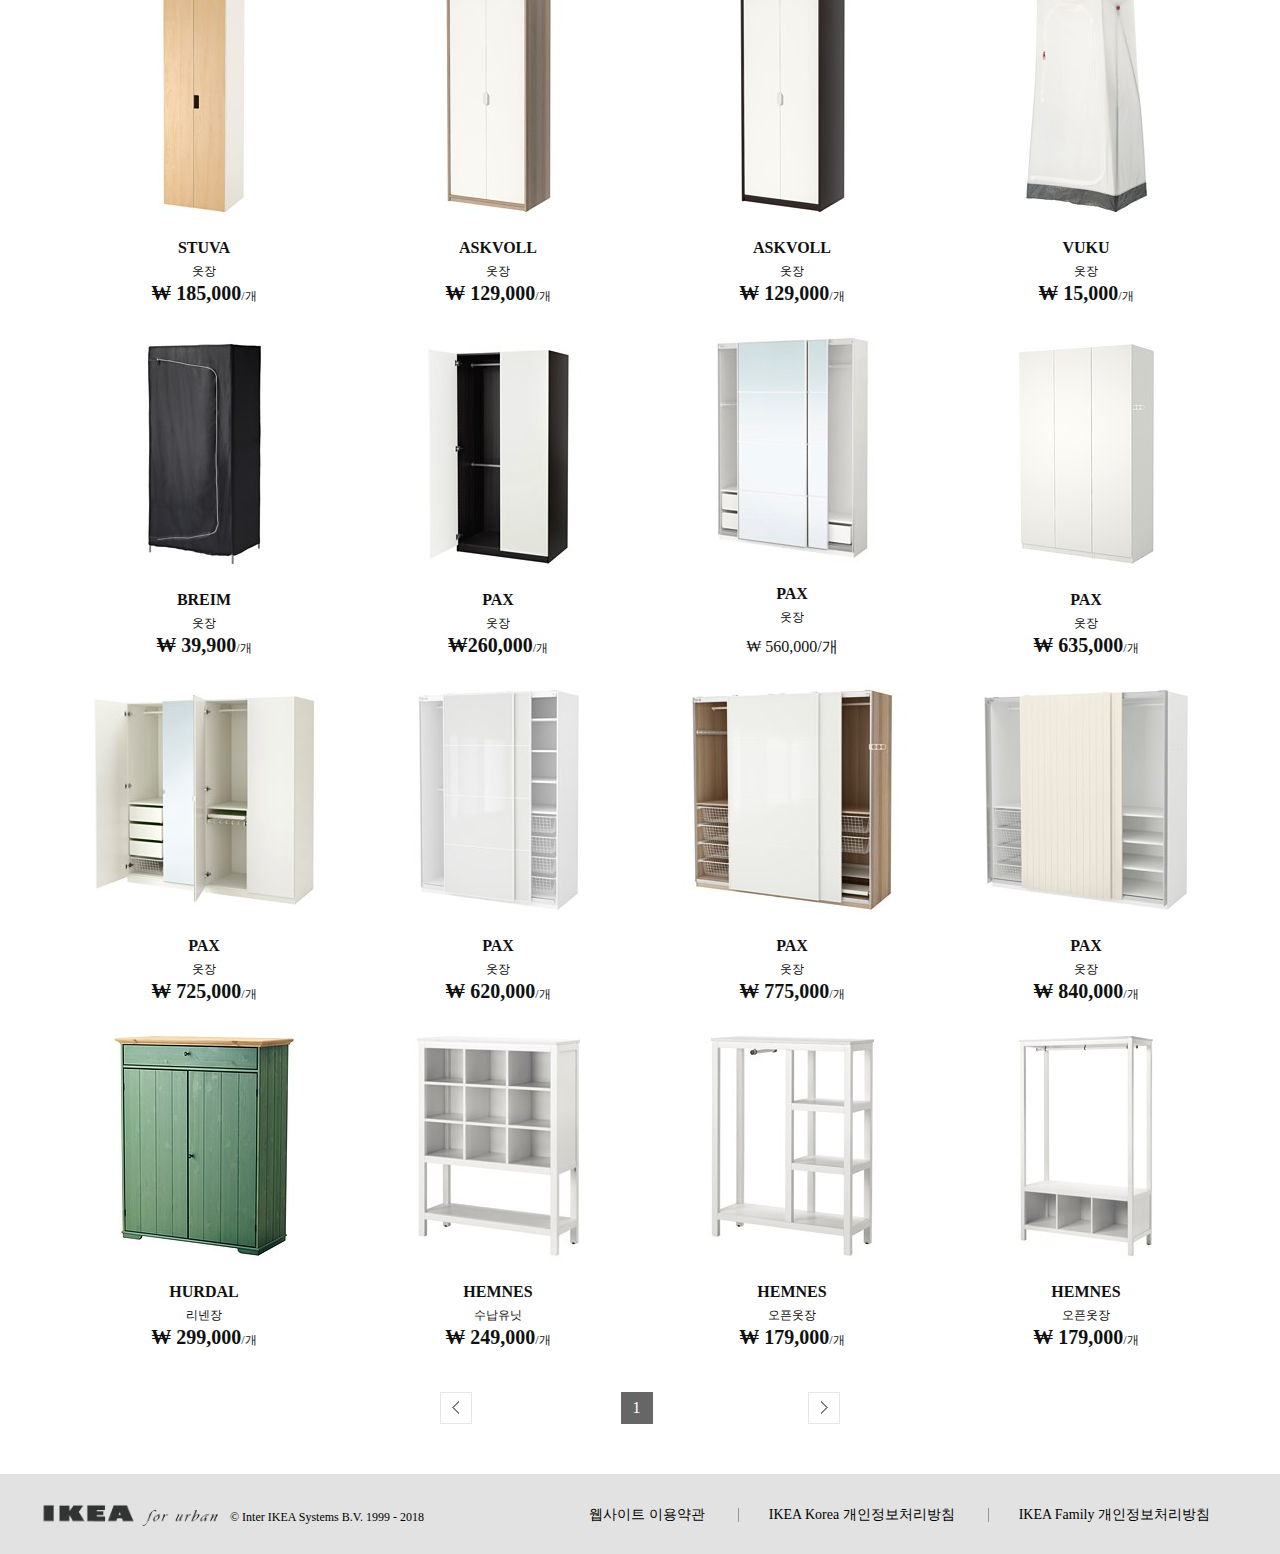
<file: cabinet.html>
<!DOCTYPE html>
<html>

<head>
   <meta charset="utf-8">
   <link rel="stylesheet" href="css/reset.css">
   <link rel="stylesheet" href="css/main.css">
   <link rel="stylesheet" href="css/cabinet.css">
   <script type="text/javascript" src="js/jquery-3.2.1.min.js"></script>
   <script type="text/javascript" src="js/jquery-migrate-1.4.1.min.js"></script>
   <script type="text/javascript" src="js/main.js"></script>
   <script type="text/javascript" src="js/cabinet.js"></script>
   <title>IKEA Cabinet</title>
</head>

<body>
  <header>
    <h1><a href="index.html" class="logo"><img src="img/logo/logo.png" alt=""></a></h1>
    <nav class="gnb">
      <ul>
        <li><a href="new.html">New</a></li>
        <li><a href="bed.html">Beds · Mattresses</a></li>
        <li><a href="sofa.html">Chairs · Desks  · Sofas</a></li>
        <li><a href="cabinet.html">Storage</a></li>
        <li><a href="kitchen_wear.html">Kitchen wear</a></li>
        <li><a href="lighting.html">Lighting</a></li>
      </ul>
    </nav>

  </header>

  <div class="subnav-wrapper">
    <div class="subnav-inner">

      <dl class="subnav">
        <dt><a href="bed.html">Beds</a></dt>
        <dd><a href="bed.html">Single</a></dd>
        <dd><a href="bed.html">Loft</a></dd>
        <dd class="lastdd"><a href="bed.html">Sofa</a></dd>
        <dt><a href="bed.html">Mattresses</a></dt>
        <dd><a href="bed.html">Foam</a></dd>
        <dd><a href="bed.html">Latex</a></dd>
        <dd><a href="bed.html">Spring</a></dd>
      </dl>
      <dl class="subnav">
        <dt><a href="sofa.html">Chairs</a></dt>
        <dd><a href="sofa.html">Dining</a></dd>
        <dd><a href="sofa.html">Bar</a></dd>
        <dd class="lastdd"><a href="sofa.html">Office</a></dd>
        <dt><a href="sofa.html">Desks</a></dt>
        <dd><a href="sofa.html">Bar</a></dd>
        <dd><a href="sofa.html">Work</a></dd>
        <dd class="lastdd"><a href="sofa.html">Combination</a></dd>
        <dt><a href="sofa.html">Sofas</a></dt>
        <dd><a href="sofa.html">Fabric</a></dd>
        <dd><a href="sofa.html">Leather</a></dd>
      </dl>
      <dl class="subnav lineH">
        <dd><a href="cabinet.html">Closet</a></dd>
        <dd><a href="cabinet.html">Bookcase</a></dd>
        <dd><a href="cabinet.html">Cabinet</a></dd>
        <dd><a href="cabinet.html">Drawers</a></dd>
        <dd class="widthcontrol"><a href="cabinet.html">Bathroom Storage</a></dd>
      </dl>
      <dl class="subnav lineH">
        <dd><a href="kitchen_wear.html">Cook Wear</a></dd>
        <dd><a href="kitchen_wear.html">Table Wear</a></dd>
        <dd class="widthcontrol"><a href="kitchen_wear.html">Kitchen Funiture</a></dd>
      </dl>
      <dl class="subnav lineH lastdl">
        <dd><a href="lighting.html">Floor</a></dd>
        <dd><a href="lighting.html">Ceiling</a></dd>
        <dd><a href="lighting.html">Wall</a></dd>
        <dd><a href="lighting.html">Table</a></dd>
      </dl>
      <div class="btn-close">
        <span></span>
      </div>
    </div>
  </div>

   <div class="j_contentsAllWrapper">
      <div class="j_storageBanner">
         <div class="j_title">
            <h2>캐비넷</h2>
         </div>
         <div class="j_description">
         IKEA에서는 나와 우리집에 꼭 맞는 스타일과 크기로 옷장을 선택할 수 있습니다. 상당수의 제품에 옷걸이레일이나 선반 등의 내부구성품이 포함되어 있습니다. PAX/팍스 옷장은 내가 가지고 있는 옷에 맞게 내부구성품을 직접 선택할 수 있습니다. 직접 크기와 스타일을 선택하여 PAX/팍스 제품을 디자인하고 나만의 옷장을 만들어보세요.
         </div>
      </div>
      <div class="j_underBanner">
         <div class="j_direction">
            <span><a href="#">IKEA</a></span>
            <span>></span>
            <span><a href="#">Storage</a></span>
            <span>></span>
            <span><a href="">Cabinet</a></span>
            <select>
               <option value="relative">관련도순</option>
               <option value="name">이름순</option>
               <option value="price">가격순</option>
               <option value="new">신규상품순</option>
            </select>
         </div>
      </div>

      <div class="j_storageList">
         <ul>
            <li>
               <a href="#">
                  <div>
                     <img src="img/cabinet/10.JPG" alt="">
                  </div>
                  <div>
                     <p>BOSTRAK</p>
                     <p>옷장</p>
                     <p><em>&#8361; 99,000</em>/개</p>
                  </div>
               </a>
            </li>
            <li>
               <a href="#">
                  <div>
                     <img src="img/cabinet/20.JPG" alt="">
                  </div>
                  <div>
                     <p>BRIMNES</p>
                     <p>옷장 + 도어2</p>
                     <p><em>&#8361; 59,000</em>/개</p>
                  </div>
               </a>
            </li>
            <li>
               <a href="#">
                  <div><img src="img/cabinet/30.JPG" alt=""></div>
                  <div>
                     <p>DOMBÅS</p>
                     <p>옷장</p>
                     <p><em>&#8361; 139,000</em>/개</p>
                  </div>
               </a>
            </li>
            <li>
               <a href="#">
                  <div><img src="img/cabinet/40.JPG" alt=""></div>
                  <div>
                     <p>BRIMNES</p>
                     <p>옷장 + 도어3</p>
                     <p><em>&#8361; 199,000</em>/개</p>
                  </div>
               </a>
            </li>
            <li>
               <a href="#">
                  <div>
                     <img src="img/cabinet/50.JPG" alt="">
                  </div>
                  <div>
                     <p>TRYSIL</p>
                     <p>미닫이옷장 + 서랍4</p>
                     <p><em>&#8361; 249,000</em>/개</p>
                  </div>
               </a>
            </li>
            <li>
               <a href="#">
                  <div><img src="img/cabinet/60.JPG" alt=""></div>
                  <div>
                     <p>KVIKNE</p>
                     <p>미닫이옷장 + 도어2</p>
                     <p><em>&#8361; 179,000</em>/2개</p>
                  </div>
               </a>
            </li>
            <li>
               <a href="#">
                  <div><img src="img/cabinet/70.JPG" alt=""></div>
                  <div>
                     <p>TRYSIL</p>
                     <p>옷장</p>
                     <p><em>&#8361; 199,000</em>/개</p>
                  </div>
               </a>
            </li>
            <li>
               <a href="#">
                  <div><img src="img/cabinet/80.JPG" alt=""></div>
                  <div>
                     <p>ANEBODA</p>
                     <p>옷장</p>
                     <p><em>&#8361; 99,000</em>/개</p>
                  </div>
               </a>
            </li>
            <li>
               <a href="#">
                  <div><img src="img/cabinet/90.JPG" alt=""></div>
                  <div>
                     <p>TYSSEDAL</p>
                     <p>옷장</p>
                     <p><em>&#8361; 399,900</em>/개</p>
                  </div>
               </a>
            </li>
            <li>
               <a href="#">
                  <div><img src="img/cabinet/100.JPG" alt=""></div>
                  <div>
                     <p>UNDREDAL</p>
                     <p>옷장</p>
                     <p><em>&#8361; 499,000</em>/개</p>
                  </div>
               </a>
            </li>
            <li>
               <a href="#">
                  <div>
                     <img src="img/cabinet/110.JPG" alt="">
                  </div>
                  <div>
                     <p>ODDA</p>
                     <p>옷장</p>
                     <p><em>&#8361; 399,000</em>/개</p>
                  </div>
               </a>
            </li>
            <li>
               <a href="#">
                  <div>
                     <img src="img/cabinet/120.JPG" alt="">
                  </div>
                  <div>
                     <p>BRUSALI</p>
                     <p>옷장 + 도어3</p>
                     <p><em>&#8361; 249,000</em>/개</p>
                  </div>
               </a>
            </li>
            <li>
               <a href="#">
                  <div><img src="img/cabinet/130.JPG" alt=""></div>
                  <div>
                     <p>STUVA</p>
                     <p>옷장</p>
                     <p><em>&#8361; 185,000</em>/개</p>
                  </div>
               </a>
            </li>
            <li>
               <a href="#">
                  <div><img src="img/cabinet/140.JPG" alt=""></div>
                  <div>
                     <p>ASKVOLL</p>
                     <p>옷장</p>
                     <p><em>&#8361; 129,000</em>/개</p>
                  </div>
               </a>
            </li>
            <li>
               <a href="#">
                  <div><img src="img/cabinet/150.JPG" alt=""></div>
                  <div>
                     <p>ASKVOLL</p>
                     <p>옷장</p>
                     <p><em>&#8361; 129,000</em>/개</p>
                  </div>
               </a>
            </li>
            <li>
               <a href="#">
                  <div><img src="img/cabinet/160.JPG" alt=""></div>
                  <div>
                     <p>VUKU</p>
                     <p>옷장</p>
                     <p><em>&#8361; 15,000</em>/개</p>
                  </div>
               </a>
            </li>
            <li>
               <a href="#">
                  <div><img src="img/cabinet/170.JPG" alt=""></div>
                  <div>
                     <p>BREIM</p>
                     <p>옷장</p>
                     <p><em>&#8361; 39,900</em>/개</p>
                  </div>
               </a>
            </li>
            <li>
               <a href="#">
                  <div><img src="img/cabinet/180.JPG" alt=""></div>
                  <div>
                     <p>PAX</p>
                     <p>옷장</p>
                     <p><em>&#8361;260,000</em>/개</p>
                  </div>
               </a>
            </li>
            <li>
               <a href="#">
                  <div><img src="img/cabinet/190.JPG" alt=""></div>
                  <div>
                     <p>PAX</p>
                     <p>옷장<p>
                     <p><em>&#8361; 560,000</em>/개</p>
                  </div>
               </a>
            </li>
            <li>
               <a href="#">
                  <div>
                     <img src="img/cabinet/200.JPG" alt="">
                  </div>
                  <div>
                     <p>PAX</p>
                     <p>옷장</p>
                     <p><em>&#8361; 635,000</em>/개</p>
                  </div>
               </a>
            </li>
            <li>
               <a href="#">
                  <div><img src="img/cabinet/210.JPG" alt=""></div>
                  <div>
                     <p>PAX</p>
                     <p>옷장</p>
                     <p><em>&#8361; 725,000</em>/개</p>
                  </div>
               </a>
            </li>
            <li>
               <a href="#">
                  <div>
                     <img src="img/cabinet/220.JPG" alt="">
                  </div>
                  <div>
                     <p>PAX</p>
                     <p>옷장</p>
                     <p><em>&#8361; 620,000</em>/개</p>
                  </div>
               </a>
            </li>
            <li>
               <a href="#">
                  <div><img src="img/cabinet/230.JPG" alt=""></div>
                  <div>
                     <p>PAX</p>
                     <p>옷장</p>
                     <p><em>&#8361; 775,000</em>/개</p>
                  </div>
               </a>
            </li>
            <li>
               <a href="#">
                  <div><img src="img/cabinet/240.JPG" alt=""></div>
                  <div>
                     <p>PAX</p>
                     <p>옷장</p>
                     <p><em>&#8361; 840,000</em>/개</p>
                  </div>
               </a>
            </li>
            <li>
               <a href="#">
                  <div><img src="img/cabinet/250.JPG" alt=""></div>
                  <div>
                     <p>HURDAL</p>
                     <p>리넨장</p>
                     <p><em>&#8361; 299,000</em>/개</p>
                  </div>
               </a>
            </li>
            <li>
               <a href="#">
                  <div><img src="img/cabinet/260.JPG" alt=""></div>
                  <div>
                     <p>HEMNES</p>
                     <p>수납유닛</p>
                     <p><em>&#8361; 249,000</em>/개</p>
                  </div>
               </a>
            </li>
            <li>
               <a href="#">
                  <div><img src="img/cabinet/270.JPG" alt=""></div>
                  <div>
                     <p>HEMNES</p>
                     <p>오픈옷장</p>
                     <p><em>&#8361; 179,000</em>/개</p>
                  </div>
               </a>
            </li>
            <li>
               <a href="#">
                  <div>
                     <img src="img/cabinet/280.JPG" alt=""></div>
                  <div>
                     <p>HEMNES</p>
                     <p>오픈옷장</p>
                     <p><em>&#8361; 179,000</em>/개</p>
                  </div>
               </a>
            </li>

         </ul>
      </div>

      <!--  pagination-->

      <div class="j_paging">
        <div class="j_select_button">
          <span class="j_select_left"></span>
          <ul class="j_pagination">
            <li><a href="">1</a></li>
          </ul>
          <span class="j_select_right"></span>
        </div>
      </div>

   </div>

   <footer>
      <div class="footer-inner">
         <div class="footer-left">
            <img class="footerlogo" src="img/logo/logo2.png" alt="">
            <p>&copy; Inter IKEA Systems B.V. 1999 - 2018</p>
         </div>
         <div class="footer-right">
            <ul>
               <li><a href="#">웹사이트 이용약관</a></li>
               <li><a href="#">IKEA Korea 개인정보처리방침</a></li>
               <li><a href="#">IKEA Family 개인정보처리방침</a></li>
            </ul>
         </div>
      </div>
   </footer>


   <script src="js/jquery-3.2.1.min.js" charset="utf-8"></script>
   <script src="js/jquery-migrate-1.4.1.min.js" charset="utf-8"></script>
   <script src="js/main.js" charset="utf-8"></script>
</body>


</html>
</file>
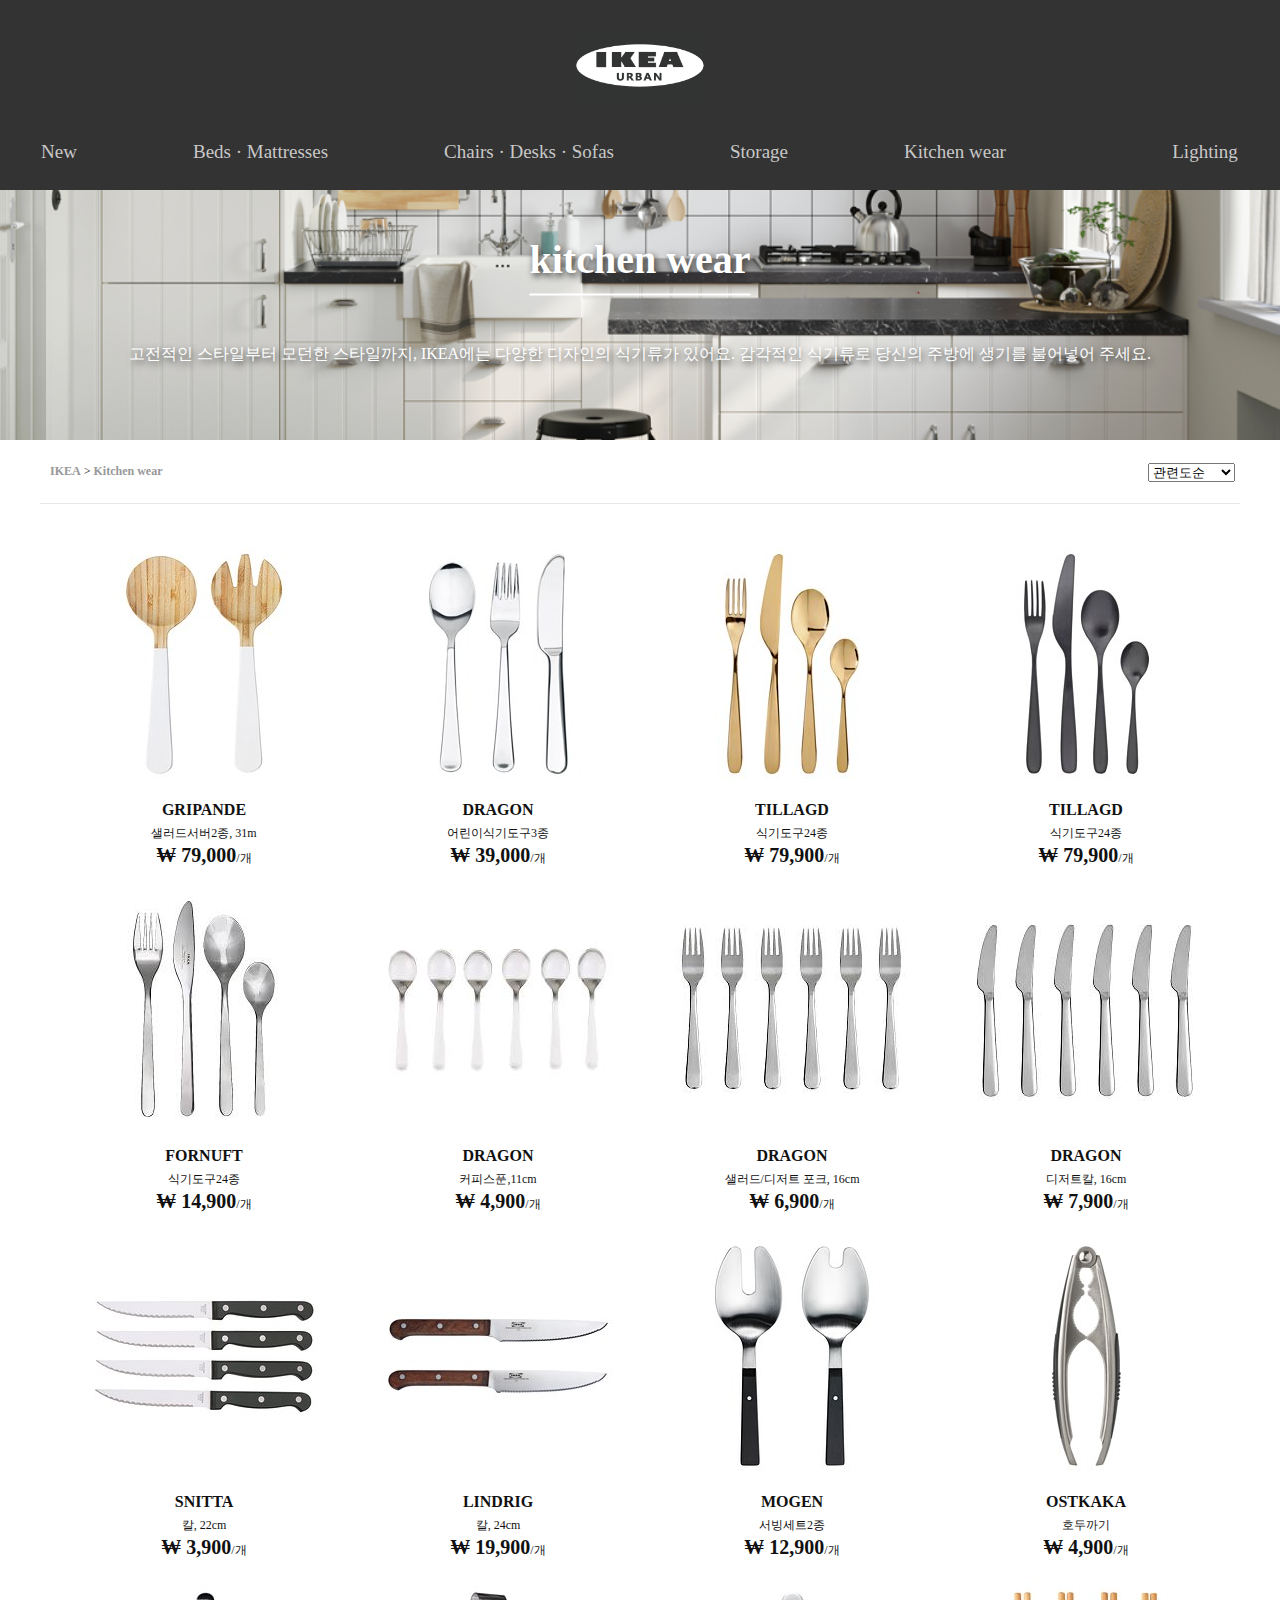
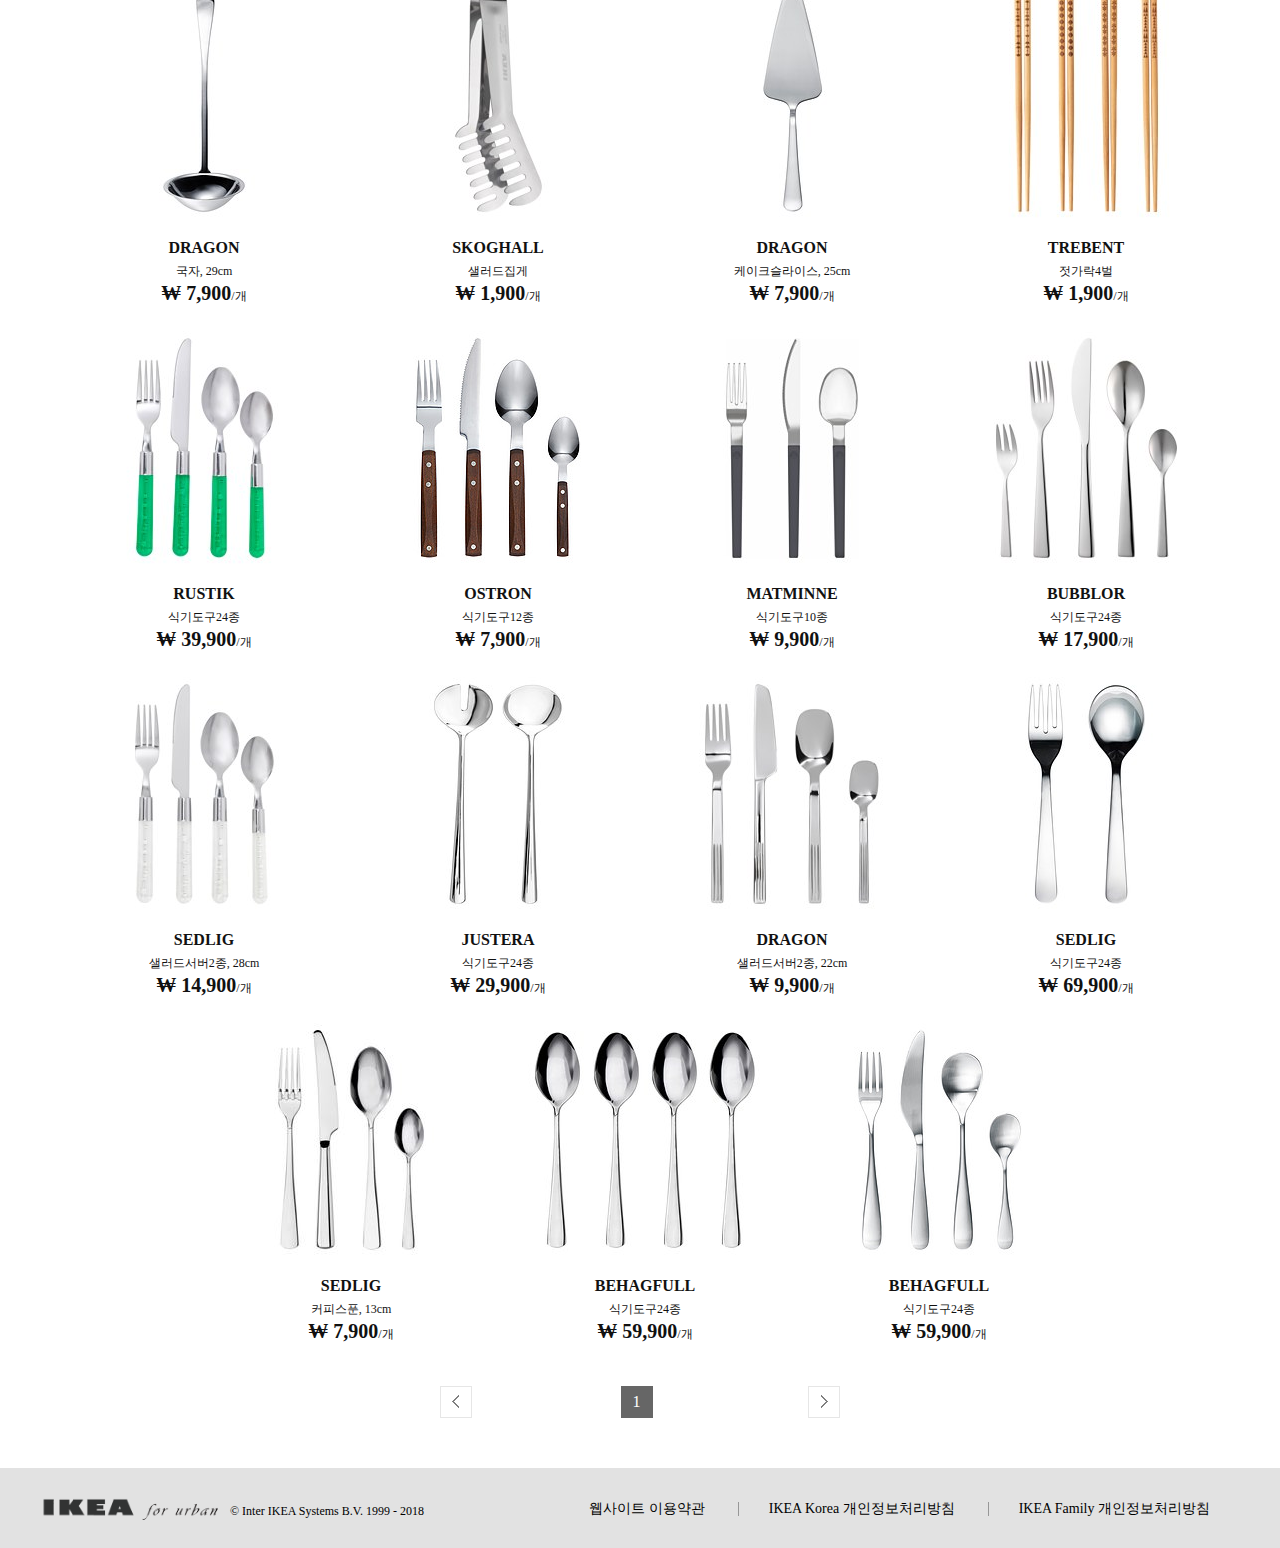
<file: kitchen_wear.html>
<!DOCTYPE html>
<html>

<head>
   <meta charset="utf-8">
   <link rel="stylesheet" href="css/reset.css">
   <link rel="stylesheet" href="css/main.css">
   <link rel="stylesheet" href="css/kitchen_wear.css">
   <script type="text/javascript" src="js/jquery-3.2.1.min.js"></script>
   <script type="text/javascript" src="js/jquery-migrate-1.4.1.min.js"></script>
   <script src="js/main.js" charset="utf-8"></script>
   <script type="text/javascript" src="js/kitchen_wear.js"></script>
   <title>kitchenn wear</title>
</head>

<body>
  <header>
    <h1><a href="index.html" class="logo"><img src="img/logo/logo.png" alt=""></a></h1>
    <nav class="gnb">
      <ul>
        <li><a href="new.html">New</a></li>
        <li><a href="bed.html">Beds · Mattresses</a></li>
        <li><a href="sofa.html">Chairs · Desks  · Sofas</a></li>
        <li><a href="cabinet.html">Storage</a></li>
        <li><a href="kitchen_wear.html">Kitchen wear</a></li>
        <li><a href="lighting.html">Lighting</a></li>
      </ul>
    </nav>

  </header>

  <div class="subnav-wrapper">
    <div class="subnav-inner">

      <dl class="subnav">
        <dt><a href="bed.html">Beds</a></dt>
        <dd><a href="bed.html">Single</a></dd>
        <dd><a href="bed.html">Loft</a></dd>
        <dd class="lastdd"><a href="bed.html">Sofa</a></dd>
        <dt><a href="bed.html">Mattresses</a></dt>
        <dd><a href="bed.html">Foam</a></dd>
        <dd><a href="bed.html">Latex</a></dd>
        <dd><a href="bed.html">Spring</a></dd>
      </dl>
      <dl class="subnav">
        <dt><a href="sofa.html">Chairs</a></dt>
        <dd><a href="sofa.html">Dining</a></dd>
        <dd><a href="sofa.html">Bar</a></dd>
        <dd class="lastdd"><a href="sofa.html">Office</a></dd>
        <dt><a href="sofa.html">Desks</a></dt>
        <dd><a href="sofa.html">Bar</a></dd>
        <dd><a href="sofa.html">Work</a></dd>
        <dd class="lastdd"><a href="sofa.html">Combination</a></dd>
        <dt><a href="sofa.html">Sofas</a></dt>
        <dd><a href="sofa.html">Fabric</a></dd>
        <dd><a href="sofa.html">Leather</a></dd>
      </dl>
      <dl class="subnav lineH">
        <dd><a href="cabinet.html">Closet</a></dd>
        <dd><a href="cabinet.html">Bookcase</a></dd>
        <dd><a href="cabinet.html">Cabinet</a></dd>
        <dd><a href="cabinet.html">Drawers</a></dd>
        <dd class="widthcontrol"><a href="cabinet.html">Bathroom Storage</a></dd>
      </dl>
      <dl class="subnav lineH">
        <dd><a href="kitchen_wear.html">Cook Wear</a></dd>
        <dd><a href="kitchen_wear.html">Table Wear</a></dd>
        <dd class="widthcontrol"><a href="kitchen_wear.html">Kitchen Funiture</a></dd>
      </dl>
      <dl class="subnav lineH lastdl">
        <dd><a href="lighting.html">Floor</a></dd>
        <dd><a href="lighting.html">Ceiling</a></dd>
        <dd><a href="lighting.html">Wall</a></dd>
        <dd><a href="lighting.html">Table</a></dd>
      </dl>
      <div class="btn-close">
        <span></span>
      </div>
    </div>
  </div>

   <div class="j_contentsAllWrapper">
      <div class="j_bedBanner">
         <div class="j_title">
            <h2>kitchen wear</h2>
         </div>
         <div class="j_description">
            고전적인 스타일부터 모던한 스타일까지, IKEA에는 다양한 디자인의 식기류가 있어요. 감각적인 식기류로 당신의 주방에 생기를 불어넣어 주세요.
         </div>
      </div>
      <div class="j_underBanner">
         <div class="j_direction">
            <span><a href="#">IKEA</a></span>
            <span>></span>
            <span><a href="#">Kitchen wear</a></span>
            <select>
               <option value="relative">관련도순</option>
               <option value="name">이름순</option>
               <option value="price">가격순</option>
               <option value="new">신규상품순</option>
            </select>
         </div>
      </div>

      <div class="j_bedList">
         <ul>
            <li>
               <a href="#">
                  <div>
                     <!-- <span class="saleImg">sale</span> -->
                     <img src="img/kitchen/10.JPG" alt="">
                  </div>
                  <div>
                     <p>GRIPANDE</p>
                     <p>샐러드서버2종, 31m</p>
                     <p><em>&#8361; 79,000</em>/개</p>
                  </div>
               </a>
            </li>
            <li>
               <a href="#">
                  <div>
                     <!-- <span class="saleImg">sale</span> -->
                     <img src="img/kitchen/20.JPG" alt="">
                  </div>
                  <div>
                     <p>DRAGON</p>
                     <p>어린이식기도구3종</p>
                     <p><em>&#8361; 39,000</em>/개</p>
                  </div>
               </a>
            </li>
            <li>
               <a href="#">
                  <div><img src="img/kitchen/30.JPG" alt=""></div>
                  <div>
                     <p>TILLAGD</p>
                     <p>식기도구24종</p>
                     <p><em>&#8361; 79,900</em>/개</p>
                  </div>
               </a>
            </li>
            <li>
               <a href="#">
                  <div><img src="img/kitchen/40.JPG" alt=""></div>
                  <div>
                     <p>TILLAGD</p>
                     <p>식기도구24종</p>
                     <p><em>&#8361; 79,900</em>/개</p>
                  </div>
               </a>
            </li>
            <li>
               <a href="#">
                  <div>
                     <!-- <span class="newImg">new</span> -->
                     <img src="img/kitchen/50.JPG" alt="">
                  </div>
                  <div>
                     <p>FORNUFT</p>
                     <p>식기도구24종</p>
                     <p><em>&#8361; 14,900</em>/개</p>
                  </div>
               </a>
            </li>
            <li>
               <a href="#">
                  <div><img src="img/kitchen/60.JPG" alt=""></div>
                  <div>
                     <p>DRAGON</p>
                     <p>커피스푼,11cm</p>
                     <p><em>&#8361; 4,900</em>/개</p>
                  </div>
               </a>
            </li>
            <li>
               <a href="#">
                  <div><img src="img/kitchen/70.JPG" alt=""></div>
                  <div>
                     <p>DRAGON</p>
                     <p>샐러드/디저트 포크, 16cm</p>
                     <p><em>&#8361; 6,900</em>/개</p>
                  </div>
               </a>
            </li>
            <li>
               <a href="#">
                  <div><img src="img/kitchen/80.JPG" alt=""></div>
                  <div>
                     <p>DRAGON</p>
                     <p>디저트칼, 16cm</p>
                     <p><em>&#8361; 7,900</em>/개</p>
                  </div>
               </a>
            </li>
            <li>
               <a href="#">
                  <div><img src="img/kitchen/90.JPG" alt=""></div>
                  <div>
                     <p>SNITTA</p>
                     <p>칼, 22cm</p>
                     <p><em>&#8361; 3,900</em>/개</p>
                  </div>
               </a>
            </li>
            <li>
               <a href="#">
                  <div><img src="img/kitchen/100.JPG" alt=""></div>
                  <div>
                     <p>LINDRIG</p>
                     <p>칼, 24cm</p>
                     <p><em>&#8361; 19,900</em>/개</p>
                  </div>
               </a>
            </li>
            <li>
               <a href="#">
                  <div>
                     <!-- <span class="newImg">new</span> -->
                     <img src="img/kitchen/110.JPG" alt="">
                  </div>
                  <div>
                     <p>MOGEN</p>
                     <p>서빙세트2종</p>
                     <p><em>&#8361; 12,900</em>/개</p>
                  </div>
               </a>
            </li>
            <li>
               <a href="#">
                  <div>
                     <img src="img/kitchen/120.JPG" alt="">
                  </div>
                  <div>
                     <p>OSTKAKA</p>
                     <p>호두까기</p>
                     <p><em>&#8361; 4,900</em>/개</p>
                  </div>
               </a>
            </li>
            <li>
               <a href="#">
                  <div><img src="img/kitchen/130.JPG" alt=""></div>
                  <div>
                     <p>DRAGON</p>
                     <p>국자, 29cm</p>
                     <p><em>&#8361; 7,900</em>/개</p>
                  </div>
               </a>
            </li>
            <li>
               <a href="#">
                  <div><img src="img/kitchen/140.JPG" alt=""></div>
                  <div>
                     <p>SKOGHALL</p>
                     <p>샐러드집게</p>
                     <p><em>&#8361; 1,900</em>/개</p>
                  </div>
               </a>
            </li>
            <li>
               <a href="#">
                  <div><img src="img/kitchen/150.JPG" alt=""></div>
                  <div>
                     <p>DRAGON</p>
                     <p>케이크슬라이스, 25cm</p>
                     <p><em>&#8361; 7,900</em>/개</p>
                  </div>
               </a>
            </li>
            <li>
               <a href="#">
                  <div><img src="img/kitchen/160.JPG" alt=""></div>
                  <div>
                     <p>TREBENT</p>
                     <p>젓가락4벌</p>
                     <p><em>&#8361; 1,900</em>/개</p>
                  </div>
               </a>
            </li>
            <li>
               <a href="#">
                  <div><img src="img/kitchen/170.JPG" alt=""></div>
                  <div>
                     <p>RUSTIK</p>
                     <p>식기도구24종</p>
                     <p><em>&#8361; 39,900</em>/개</p>
                  </div>
               </a>
            </li>
            <li>
               <a href="#">
                  <div><img src="img/kitchen/180.JPG" alt=""></div>
                  <div>
                     <p>OSTRON</p>
                     <p>식기도구12종</p>
                     <p><em>&#8361; 7,900</em>/개</p>
                  </div>
               </a>
            </li>
            <li>
               <a href="#">
                  <div><img src="img/kitchen/190.JPG" alt=""></div>
                  <div>
                     <p>MATMINNE</p>
                     <p>식기도구10종</p>
                     <p><em>&#8361; 9,900</em>/개</p>
                  </div>
               </a>
            </li>
            <li>
               <a href="#">
                  <div>
                     <!-- <span class="newImg">new</span> -->
                     <img src="img/kitchen/200.JPG" alt="">
                  </div>
                  <div>
                     <p>BUBBLOR</p>
                     <p>식기도구24종</p>
                     <p><em>&#8361; 17,900</em>/개</p>
                  </div>
               </a>
            </li>
            <li>
               <a href="#">
                  <div><img src="img/kitchen/210.JPG" alt=""></div>
                  <div>
                     <p>SEDLIG</p>
                     <p>샐러드서버2종, 28cm</p>
                     <p><em>&#8361; 14,900</em>/개</p>
                  </div>
               </a>
            </li>
            <li>
               <a href="#">
                  <div>
                     <!-- <span class="newImg">new</span> -->
                     <img src="img/kitchen/220.JPG" alt="">
                  </div>
                  <div>
                     <p>JUSTERA</p>
                     <p>식기도구24종</p>
                     <p><em>&#8361; 29,900</em>/개</p>
                  </div>
               </a>
            </li>
            <li>
               <a href="#">
                  <div><img src="img/kitchen/230.JPG" alt=""></div>
                  <div>
                     <p>DRAGON</p>
                     <p>샐러드서버2종, 22cm</p>
                     <p><em>&#8361; 9,900</em>/개</p>
                  </div>
               </a>
            </li>
            <li>
               <a href="#">
                  <div><img src="img/kitchen/240.JPG" alt=""></div>
                  <div>
                     <p>SEDLIG</p>
                     <p>식기도구24종</p>
                     <p><em>&#8361; 69,900</em>/개</p>
                  </div>
               </a>
            </li>
            <li>
               <a href="#">
                  <div><img src="img/kitchen/250.JPG" alt=""></div>
                  <div>
                     <p>SEDLIG</p>
                     <p>커피스푼, 13cm</p>
                     <p><em>&#8361; 7,900</em>/개</p>
                  </div>
               </a>
            </li>
            <li>
               <a href="#">
                  <div><img src="img/kitchen/260.JPG" alt=""></div>
                  <div>
                     <p>BEHAGFULL</p>
                     <p>식기도구24종</p>
                     <p><em>&#8361; 59,900</em>/개</p>
                  </div>
               </a>
            </li>
            <li>
               <a href="#">
                  <div><img src="img/kitchen/270.JPG" alt=""></div>
                  <div>
                     <p>BEHAGFULL</p>
                     <p>식기도구24종</p>
                     <p><em>&#8361; 59,900</em>/개</p>
                  </div>
               </a>
            </li>

            <!-- img 수정 -->
            <!-- <li>
               <a href="#">
                  <div><img src="img/kitchen/270.JPG" alt=""></div>
                  <div>
                     <p>MALM</p>
                     <p>높은침대프레임</p>
                     <p><em>&#8361; 229,000</em>/개</p>
                  </div>
               </a>
            </li> -->
         </ul>
      </div>

      <!--  pagination-->

      <div class="j_paging">
        <div class="j_select_button">
          <span class="j_select_left"></span>
          <ul class="j_pagination">
            <li><a href="">1</a></li>
          </ul>
          <span class="j_select_right"></span>
        </div>
      </div>

   </div>

   <footer>
      <div class="footer-inner">
         <div class="footer-left">
            <img class="footerlogo" src="img/logo/logo2.png" alt="">
            <p>&copy; Inter IKEA Systems B.V. 1999 - 2018</p>
         </div>
         <div class="footer-right">
            <ul>
               <li><a href="#">웹사이트 이용약관</a></li>
               <li><a href="#">IKEA Korea 개인정보처리방침</a></li>
               <li><a href="#">IKEA Family 개인정보처리방침</a></li>
            </ul>
         </div>
      </div>
   </footer>



</body>


</html>
</file>
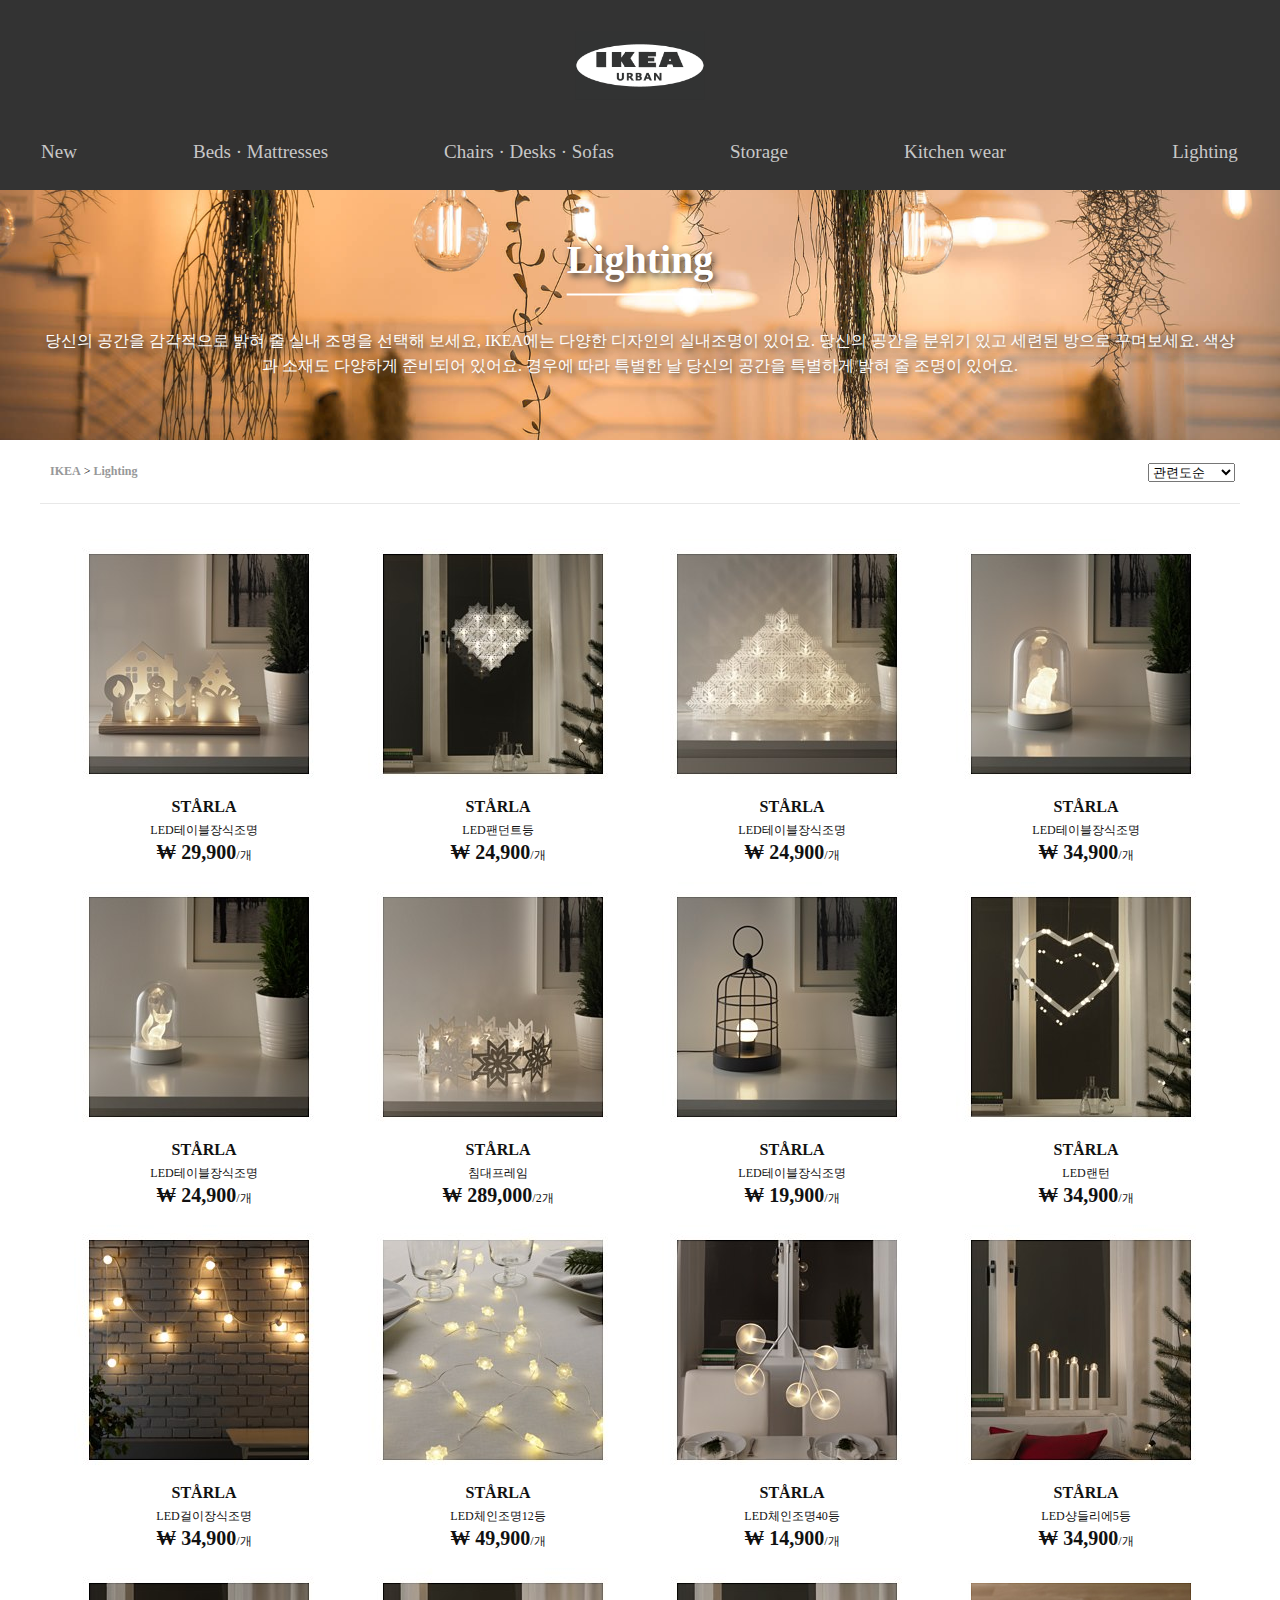
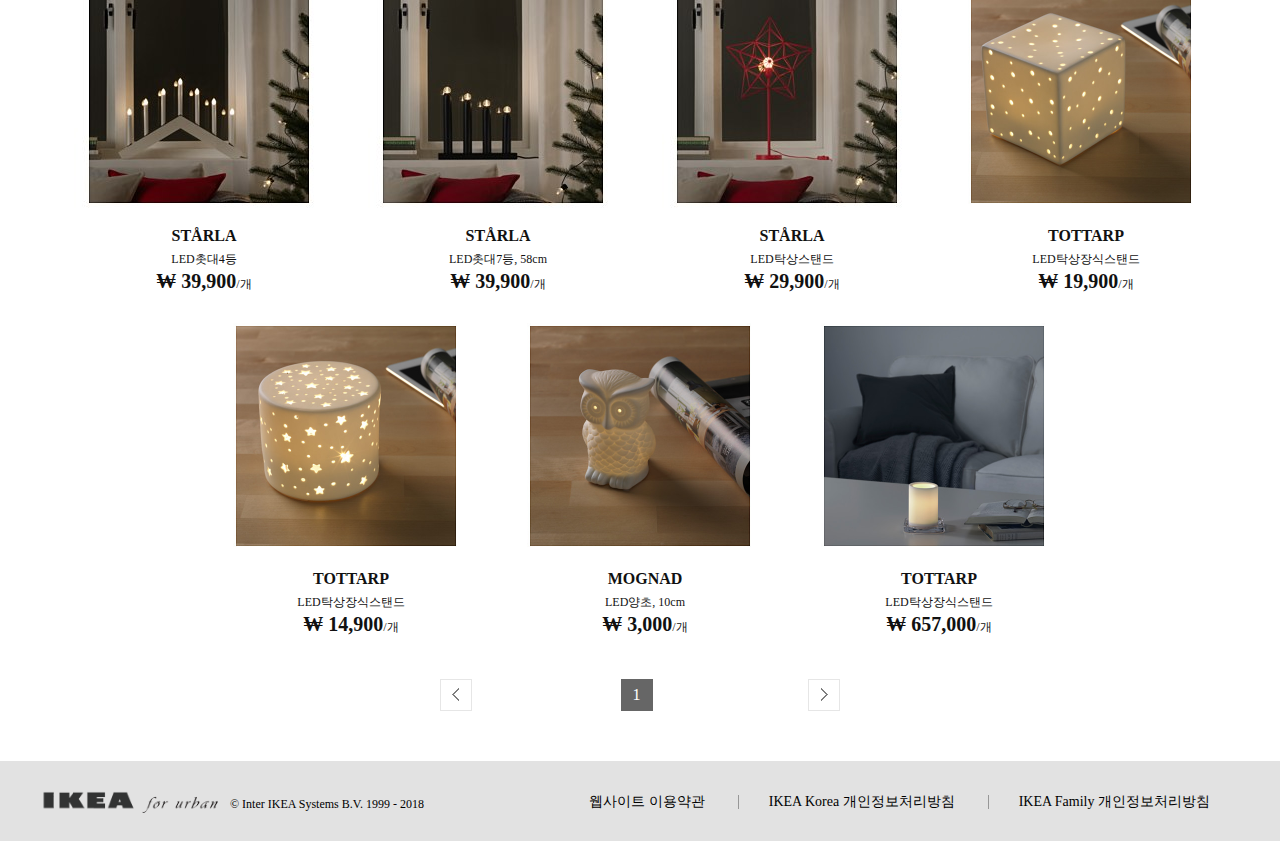
<file: lighting.html>
<!DOCTYPE html>
<html>

<head>
   <meta charset="utf-8">
   <link rel="stylesheet" href="css/reset.css">
   <link rel="stylesheet" href="css/main.css">
   <link rel="stylesheet" href="css/lighting.css">
   <script type="text/javascript" src="js/jquery-3.2.1.min.js"></script>
   <script type="text/javascript" src="js/jquery-migrate-1.4.1.min.js"></script>
   <script src="js/main.js" charset="utf-8"></script>
   <script type="text/javascript" src="js/lighting.js"></script>
   <title>Lighting</title>
</head>
<body>
  <header>
    <h1><a href="index.html" class="logo"><img src="img/logo/logo.png" alt=""></a></h1>
    <nav class="gnb">
      <ul>
        <li><a href="new.html">New</a></li>
        <li><a href="bed.html">Beds · Mattresses</a></li>
        <li><a href="sofa.html">Chairs · Desks  · Sofas</a></li>
        <li><a href="cabinet.html">Storage</a></li>
        <li><a href="kitchen_wear.html">Kitchen wear</a></li>
        <li><a href="lighting.html">Lighting</a></li>
      </ul>
    </nav>

  </header>

  <div class="subnav-wrapper">
    <div class="subnav-inner">

      <dl class="subnav">
        <dt><a href="bed.html">Beds</a></dt>
        <dd><a href="bed.html">Single</a></dd>
        <dd><a href="bed.html">Loft</a></dd>
        <dd class="lastdd"><a href="bed.html">Sofa</a></dd>
        <dt><a href="bed.html">Mattresses</a></dt>
        <dd><a href="bed.html">Foam</a></dd>
        <dd><a href="bed.html">Latex</a></dd>
        <dd><a href="bed.html">Spring</a></dd>
      </dl>
      <dl class="subnav">
        <dt><a href="sofa.html">Chairs</a></dt>
        <dd><a href="sofa.html">Dining</a></dd>
        <dd><a href="sofa.html">Bar</a></dd>
        <dd class="lastdd"><a href="sofa.html">Office</a></dd>
        <dt><a href="sofa.html">Desks</a></dt>
        <dd><a href="sofa.html">Bar</a></dd>
        <dd><a href="sofa.html">Work</a></dd>
        <dd class="lastdd"><a href="sofa.html">Combination</a></dd>
        <dt><a href="sofa.html">Sofas</a></dt>
        <dd><a href="sofa.html">Fabric</a></dd>
        <dd><a href="sofa.html">Leather</a></dd>
      </dl>
      <dl class="subnav lineH">
        <dd><a href="cabinet.html">Closet</a></dd>
        <dd><a href="cabinet.html">Bookcase</a></dd>
        <dd><a href="cabinet.html">Cabinet</a></dd>
        <dd><a href="cabinet.html">Drawers</a></dd>
        <dd class="widthcontrol"><a href="cabinet.html">Bathroom Storage</a></dd>
      </dl>
      <dl class="subnav lineH">
        <dd><a href="kitchen_wear.html">Cook Wear</a></dd>
        <dd><a href="kitchen_wear.html">Table Wear</a></dd>
        <dd class="widthcontrol"><a href="kitchen_wear.html">Kitchen Funiture</a></dd>
      </dl>
      <dl class="subnav lineH lastdl">
        <dd><a href="lighting.html">Floor</a></dd>
        <dd><a href="lighting.html">Ceiling</a></dd>
        <dd><a href="lighting.html">Wall</a></dd>
        <dd><a href="lighting.html">Table</a></dd>
      </dl>
      <div class="btn-close">
        <span></span>
      </div>
    </div>
  </div>

   <div class="j_contentsAllWrapper">
      <div class="j_bedBanner">
         <div class="j_title">
            <h2>Lighting</h2>
         </div>
         <div class="j_description">
           당신의 공간을 감각적으로 밝혀 줄 실내 조명을 선택해 보세요, IKEA에는 다양한 디자인의 실내조명이 있어요. 당신의 공간을 분위기 있고 세련된 방으로 꾸며보세요. 색상과 소재도 다양하게 준비되어 있어요. 경우에 따라 특별한 날 당신의 공간을 특별하게 밝혀 줄 조명이 있어요.
         </div>
      </div>
      <div class="j_underBanner">
         <div class="j_direction">
            <span><a href="#">IKEA</a></span>
            <span>></span>
            <span><a href="#">Lighting</a></span>
            <!-- <span>></span>
            <span><a href="">Single</a></span> -->
            <select>
               <option value="relative">관련도순</option>
               <option value="name">이름순</option>
               <option value="price">가격순</option>
               <option value="new">신규상품순</option>
            </select>
         </div>
      </div>

      <div class="j_bedList">
         <ul>
            <li>
               <a href="#">
                  <div>
                     <!-- <span class="saleImg">sale</span> -->
                     <img src="img/lighting/10.JPG" alt="">
                  </div>
                  <div>
                     <p>STÅRLA</p>
                     <p>LED테이블장식조명</p>
                     <p><em>&#8361; 29,900</em>/개</p>
                  </div>
               </a>
            </li>
            <li>
               <a href="#">
                  <div>
                     <!-- <span class="saleImg">sale</span> -->
                     <img src="img/lighting/20.JPG" alt="">
                  </div>
                  <div>
                     <p>STÅRLA</p>
                     <p>LED팬던트등</p>
                     <p><em>&#8361; 24,900</em>/개</p>
                  </div>
               </a>
            </li>
            <li>
               <a href="#">
                  <div><img src="img/lighting/30.JPG" alt=""></div>
                  <div>
                     <p>STÅRLA</p>
                     <p>LED테이블장식조명</p>
                     <p><em>&#8361; 24,900</em>/개</p>
                  </div>
               </a>
            </li>
            <li>
               <a href="#">
                  <div><img src="img/lighting/40.JPG" alt=""></div>
                  <div>
                     <p>STÅRLA</p>
                     <p>LED테이블장식조명</p>
                     <p><em>&#8361; 34,900</em>/개</p>
                  </div>
               </a>
            </li>
            <li>
               <a href="#">
                  <div>
                     <!-- <span class="newImg">new</span> -->
                     <img src="img/lighting/50.JPG" alt="">
                  </div>
                  <div>
                     <p>STÅRLA</p>
                     <p>LED테이블장식조명</p>
                     <p><em>&#8361; 24,900</em>/개</p>
                  </div>
               </a>
            </li>
            <li>
               <a href="#">
                  <div><img src="img/lighting/60.JPG" alt=""></div>
                  <div>
                     <p>STÅRLA</p>
                     <p>침대프레임</p>
                     <p><em>&#8361; 289,000</em>/2개</p>
                  </div>
               </a>
            </li>
            <li>
               <a href="#">
                  <div><img src="img/lighting/70.JPG" alt=""></div>
                  <div>
                     <p>STÅRLA</p>
                     <p>LED테이블장식조명</p>
                     <p><em>&#8361; 19,900</em>/개</p>
                  </div>
               </a>
            </li>
            <li>
               <a href="#">
                  <div><img src="img/lighting/80.JPG" alt=""></div>
                  <div>
                     <p>STÅRLA</p>
                     <p>LED랜턴</p>
                     <p><em>&#8361; 34,900</em>/개</p>
                  </div>
               </a>
            </li>
            <li>
               <a href="#">
                  <div><img src="img/lighting/90.JPG" alt=""></div>
                  <div>
                     <p>STÅRLA</p>
                     <p>LED걸이장식조명</p>
                     <p><em>&#8361; 34,900</em>/개</p>
                  </div>
               </a>
            </li>
            <li>
               <a href="#">
                  <div><img src="img/lighting/100.JPG" alt=""></div>
                  <div>
                     <p>STÅRLA</p>
                     <p>LED체인조명12등</p>
                     <p><em>&#8361; 49,900</em>/개</p>
                  </div>
               </a>
            </li>
            <li>
               <a href="#">
                  <div>
                     <!-- <span class="newImg">new</span> -->
                     <img src="img/lighting/110.JPG" alt="">
                  </div>
                  <div>
                     <p>STÅRLA</p>
                     <p>LED체인조명40등</p>
                     <p><em>&#8361; 14,900</em>/개</p>
                  </div>
               </a>
            </li>
            <li>
               <a href="#">
                  <div>
                     <img src="img/lighting/120.JPG" alt="">
                  </div>
                  <div>
                     <p>STÅRLA</p>
                     <p>LED샹들리에5등</p>
                     <p><em>&#8361; 34,900</em>/개</p>
                  </div>
               </a>
            </li>
            <li>
               <a href="#">
                  <div><img src="img/lighting/130.JPG" alt=""></div>
                  <div>
                     <p>STÅRLA</p>
                     <p>LED촛대4등</p>
                     <p><em>&#8361; 39,900</em>/개</p>
                  </div>
               </a>
            </li>
            <li>
               <a href="#">
                  <div><img src="img/lighting/140.JPG" alt=""></div>
                  <div>
                     <p>STÅRLA</p>
                     <p>LED촛대7등, 58cm</p>
                     <p><em>&#8361; 39,900</em>/개</p>
                  </div>
               </a>
            </li>
            <li>
               <a href="#">
                  <div><img src="img/lighting/150.JPG" alt=""></div>
                  <div>
                     <p>STÅRLA</p>
                     <p>LED탁상스탠드</p>
                     <p><em>&#8361; 29,900</em>/개</p>
                  </div>
               </a>
            </li>
            <li>
               <a href="#">
                  <div><img src="img/lighting/160.JPG" alt=""></div>
                  <div>
                     <p>TOTTARP</p>
                     <p>LED탁상장식스탠드</p>
                     <p><em>&#8361; 19,900</em>/개</p>
                  </div>
               </a>
            </li>
            <li>
               <a href="#">
                  <div><img src="img/lighting/170.JPG" alt=""></div>
                  <div>
                     <p>TOTTARP</p>
                     <p>LED탁상장식스탠드</p>
                     <p><em>&#8361; 14,900</em>/개</p>
                  </div>
               </a>
            </li>
            <li>
               <a href="#">
                  <div><img src="img/lighting/180.JPG" alt=""></div>
                  <div>
                     <p>MOGNAD</p>
                     <p>LED양초, 10cm</p>
                     <p><em>&#8361; 3,000</em>/개</p>
                  </div>
               </a>
            </li>
            <li>
               <a href="#">
                  <div><img src="img/lighting/190.JPG" alt=""></div>
                  <div>
                     <p>TOTTARP</p>
                     <p>LED탁상장식스탠드</p>
                     <p><em>&#8361; 657,000</em>/개</p>
                  </div>
               </a>
            </li>

            <!-- 이미지수정 -->
            <!-- <li>
               <a href="#">
                  <div><img src="img/lighting/190.JPG" alt=""></div>
                  <div>
                     <p>TOTTARP</p>
                     <p>데이베드 + 서랍2/매트리스2</p>
                     <p><em>&#8361; 657,000</em>/개</p>
                  </div>
               </a>
            </li> -->
         </ul>
      </div>

      <!--  pagination-->

      <div class="j_paging">
        <div class="j_select_button">
          <span class="j_select_left"></span>
          <ul class="j_pagination">
            <li><a href="">1</a></li>
          </ul>
          <span class="j_select_right"></span>
        </div>
      </div>
   </div>

   <footer>
      <div class="footer-inner">
         <div class="footer-left">
            <img class="footerlogo" src="img/logo/logo2.png" alt="">
            <p>&copy; Inter IKEA Systems B.V. 1999 - 2018</p>
         </div>
         <div class="footer-right">
            <ul>
               <li><a href="#">웹사이트 이용약관</a></li>
               <li><a href="#">IKEA Korea 개인정보처리방침</a></li>
               <li><a href="#">IKEA Family 개인정보처리방침</a></li>
            </ul>
         </div>
      </div>
   </footer>
</body>


</html>
</file>
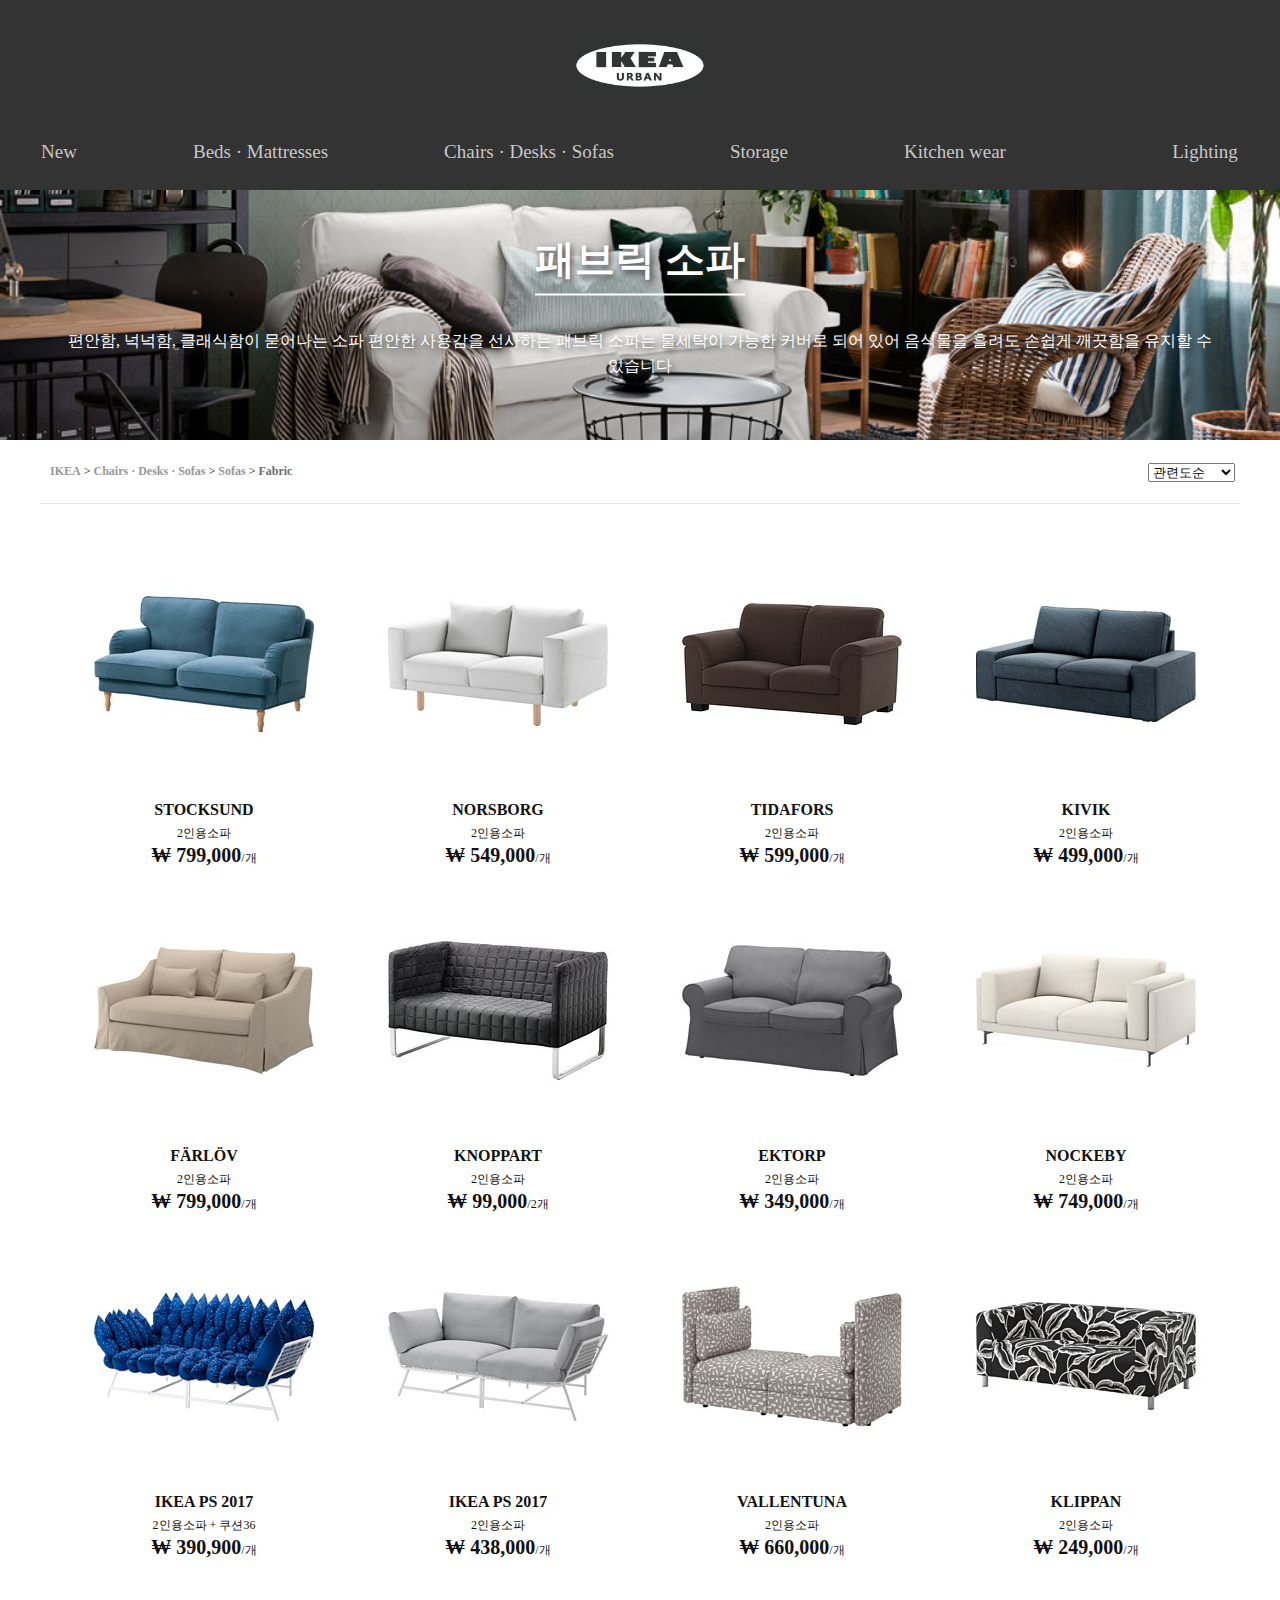
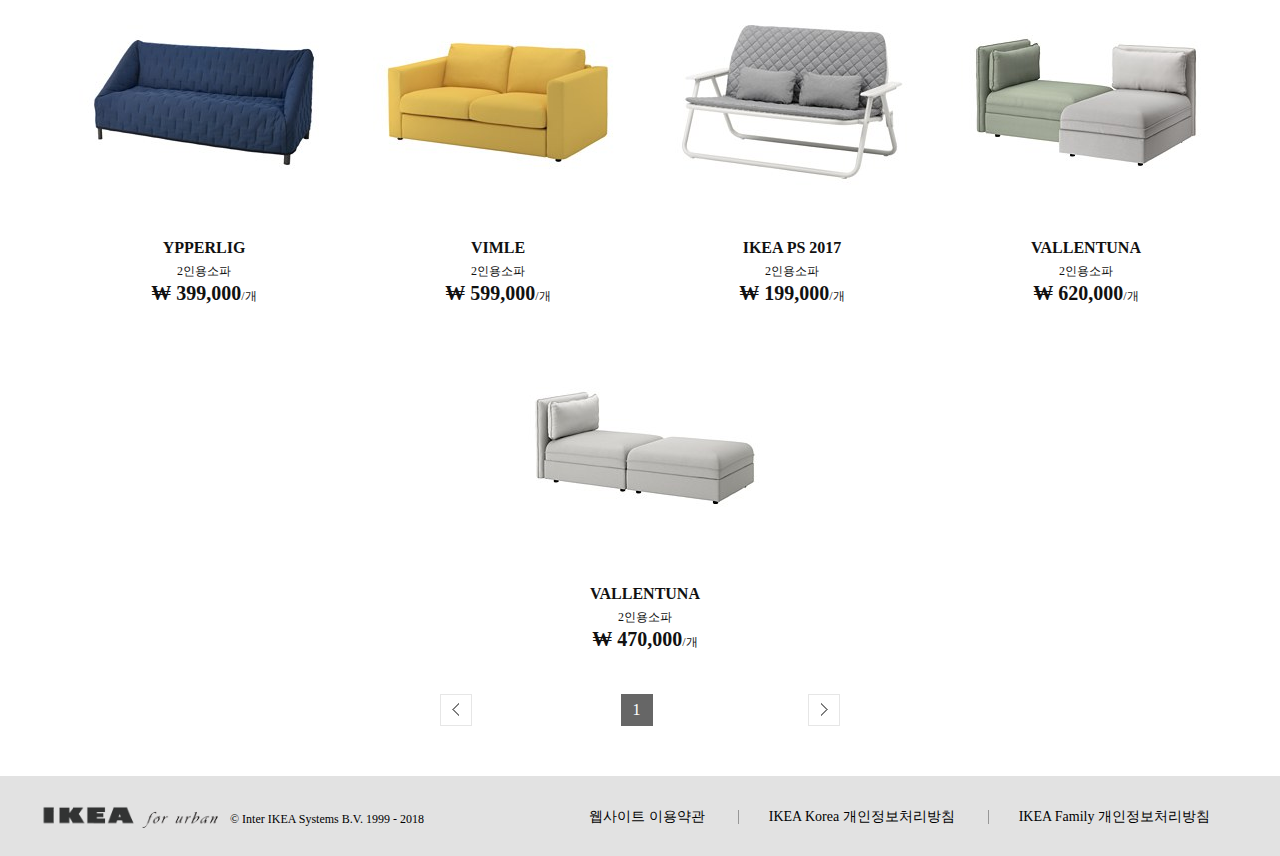
<file: sofa.html>
<!DOCTYPE html>
<html>

<head>
   <meta charset="utf-8">
   <link rel="stylesheet" href="css/reset.css">
   <link rel="stylesheet" href="css/main.css">
   <link rel="stylesheet" href="css/sofa.css">
   <script type="text/javascript" src="js/jquery-3.2.1.min.js"></script>
   <script type="text/javascript" src="js/jquery-migrate-1.4.1.min.js"></script>
   <script type="text/javascript" src="js/main.js"></script>
   <script type="text/javascript" src="js/sofa.js"></script>
   <title>IKEA Sofa</title>
</head>

<body>
  <header>
    <h1><a href="index.html" class="logo"><img src="img/logo/logo.png" alt=""></a></h1>
    <nav class="gnb">
      <ul>
        <li><a href="new.html">New</a></li>
        <li><a href="bed.html">Beds · Mattresses</a></li>
        <li><a href="sofa.html">Chairs · Desks  · Sofas</a></li>
        <li><a href="cabinet.html">Storage</a></li>
        <li><a href="kitchen_wear.html">Kitchen wear</a></li>
        <li><a href="lighting.html">Lighting</a></li>
      </ul>
    </nav>

  </header>

  <div class="subnav-wrapper">
    <div class="subnav-inner">

      <dl class="subnav">
        <dt><a href="bed.html">Beds</a></dt>
        <dd><a href="bed.html">Single</a></dd>
        <dd><a href="bed.html">Loft</a></dd>
        <dd class="lastdd"><a href="bed.html">Sofa</a></dd>
        <dt><a href="bed.html">Mattresses</a></dt>
        <dd><a href="bed.html">Foam</a></dd>
        <dd><a href="bed.html">Latex</a></dd>
        <dd><a href="bed.html">Spring</a></dd>
      </dl>
      <dl class="subnav">
        <dt><a href="sofa.html">Chairs</a></dt>
        <dd><a href="sofa.html">Dining</a></dd>
        <dd><a href="sofa.html">Bar</a></dd>
        <dd class="lastdd"><a href="sofa.html">Office</a></dd>
        <dt><a href="sofa.html">Desks</a></dt>
        <dd><a href="sofa.html">Bar</a></dd>
        <dd><a href="sofa.html">Work</a></dd>
        <dd class="lastdd"><a href="sofa.html">Combination</a></dd>
        <dt><a href="sofa.html">Sofas</a></dt>
        <dd><a href="sofa.html">Fabric</a></dd>
        <dd><a href="sofa.html">Leather</a></dd>
      </dl>
      <dl class="subnav lineH">
        <dd><a href="cabinet.html">Closet</a></dd>
        <dd><a href="cabinet.html">Bookcase</a></dd>
        <dd><a href="cabinet.html">Cabinet</a></dd>
        <dd><a href="cabinet.html">Drawers</a></dd>
        <dd class="widthcontrol"><a href="cabinet.html">Bathroom Storage</a></dd>
      </dl>
      <dl class="subnav lineH">
        <dd><a href="kitchen_wear.html">Cook Wear</a></dd>
        <dd><a href="kitchen_wear.html">Table Wear</a></dd>
        <dd class="widthcontrol"><a href="kitchen_wear.html">Kitchen Funiture</a></dd>
      </dl>
      <dl class="subnav lineH lastdl">
        <dd><a href="lighting.html">Floor</a></dd>
        <dd><a href="lighting.html">Ceiling</a></dd>
        <dd><a href="lighting.html">Wall</a></dd>
        <dd><a href="lighting.html">Table</a></dd>
      </dl>
      <div class="btn-close">
        <span></span>
      </div>
    </div>
  </div>

   <div class="j_contentsAllWrapper">
      <div class="j_sofaBanner">
         <div class="j_title">
            <h2>패브릭 소파</h2>
         </div>
         <div class="j_description">
            편안함, 넉넉함, 클래식함이 묻어나는 소파
            편안한 사용감을 선사하는 패브릭 소파는 물세탁이 가능한 커버로 되어 있어 음식물을 흘려도 손쉽게 깨끗함을 유지할 수 있습니다
         </div>
      </div>
      <div class="j_underBanner">
         <div class="j_direction">
            <span><a href="#">IKEA</a></span>
            <span>></span>
            <span><a href="#">Chairs · Desks  · Sofas</a></span>
            <span>></span>
            <span><a href="">Sofas</a></span>
            <span>></span>
            <span><a href="">Fabric</a></span>
            <select>
               <option value="relative">관련도순</option>
               <option value="name">이름순</option>
               <option value="price">가격순</option>
               <option value="new">신규상품순</option>
            </select>
         </div>
      </div>

      <div class="j_sofaList">
         <ul>
            <li>
               <a href="#">
                  <div>
                     <img src="img/sofa/10.JPG" alt="">
                  </div>
                  <div>
                     <p>STOCKSUND</p>
                     <p>2인용소파</p>
                     <p><em>&#8361; 799,000</em>/개</p>
                  </div>
               </a>
            </li>
            <li>
               <a href="#">
                  <div>
                     <img src="img/sofa/20.JPG" alt="">
                  </div>
                  <div>
                     <p>NORSBORG</p>
                     <p>2인용소파</p>
                     <p><em>&#8361; 549,000</em>/개</p>
                  </div>
               </a>
            </li>
            <li>
               <a href="#">
                  <div><img src="img/sofa/30.JPG" alt=""></div>
                  <div>
                     <p>TIDAFORS</p>
                     <p>2인용소파</p>
                     <p><em>&#8361; 599,000</em>/개</p>
                  </div>
               </a>
            </li>
            <li>
               <a href="#">
                  <div><img src="img/sofa/40.JPG" alt=""></div>
                  <div>
                     <p>KIVIK</p>
                     <p>2인용소파</p>
                     <p><em>&#8361; 499,000</em>/개</p>
                  </div>
               </a>
            </li>
            <li>
               <a href="#">
                  <div>
                     <img src="img/sofa/50.JPG" alt="">
                  </div>
                  <div>
                     <p>FÄRLÖV</p>
                     <p>2인용소파</p>
                     <p><em>&#8361; 799,000</em>/개</p>
                  </div>
               </a>
            </li>
            <li>
               <a href="#">
                  <div><img src="img/sofa/60.JPG" alt=""></div>
                  <div>
                     <p>KNOPPART</p>
                     <p>2인용소파</p>
                     <p><em>&#8361; 99,000</em>/2개</p>
                  </div>
               </a>
            </li>
            <li>
               <a href="#">
                  <div><img src="img/sofa/70.JPG" alt=""></div>
                  <div>
                     <p>EKTORP</p>
                     <p>2인용소파</p>
                     <p><em>&#8361; 349,000</em>/개</p>
                  </div>
               </a>
            </li>
            <li>
               <a href="#">
                  <div><img src="img/sofa/80.JPG" alt=""></div>
                  <div>
                     <p>NOCKEBY</p>
                     <p>2인용소파</p>
                     <p><em>&#8361; 749,000</em>/개</p>
                  </div>
               </a>
            </li>
            <li>
               <a href="#">
                  <div><img src="img/sofa/90.JPG" alt=""></div>
                  <div>
                     <p>IKEA PS 2017</p>
                     <p>2인용소파 + 쿠션36</p>
                     <p><em>&#8361; 390,900</em>/개</p>
                  </div>
               </a>
            </li>
            <li>
               <a href="#">
                  <div><img src="img/sofa/100.JPG" alt=""></div>
                  <div>
                     <p>IKEA PS 2017</p>
                     <p>2인용소파</p>
                     <p><em>&#8361; 438,000</em>/개</p>
                  </div>
               </a>
            </li>
            <li>
               <a href="#">
                  <div>
                     <img src="img/sofa/110.JPG" alt="">
                  </div>
                  <div>
                     <p>VALLENTUNA</p>
                     <p>2인용소파</p>
                     <p><em>&#8361; 660,000</em>/개</p>
                  </div>
               </a>
            </li>
            <li>
               <a href="#">
                  <div>
                     <img src="img/sofa/120.JPG" alt="">
                  </div>
                  <div>
                     <p>KLIPPAN</p>
                     <p>2인용소파</p>
                     <p><em>&#8361; 249,000</em>/개</p>
                  </div>
               </a>
            </li>
            <li>
               <a href="#">
                  <div><img src="img/sofa/130.JPG" alt=""></div>
                  <div>
                     <p>YPPERLIG</p>
                     <p>2인용소파</p>
                     <p><em>&#8361; 399,000</em>/개</p>
                  </div>
               </a>
            </li>
            <li>
               <a href="#">
                  <div><img src="img/sofa/140.JPG" alt=""></div>
                  <div>
                     <p>VIMLE</p>
                     <p>2인용소파</p>
                     <p><em>&#8361; 599,000</em>/개</p>
                  </div>
               </a>
            </li>
            <li>
               <a href="#">
                  <div><img src="img/sofa/150.JPG" alt=""></div>
                  <div>
                     <p>IKEA PS 2017</p>
                     <p>2인용소파</p>
                     <p><em>&#8361; 199,000</em>/개</p>
                  </div>
               </a>
            </li>
            <li>
               <a href="#">
                  <div><img src="img/sofa/160.JPG" alt=""></div>
                  <div>
                     <p>VALLENTUNA</p>
                     <p>2인용소파</p>
                     <p><em>&#8361; 620,000</em>/개</p>
                  </div>
               </a>
            </li>
            <li>
               <a href="#">
                  <div><img src="img/sofa/170.JPG" alt=""></div>
                  <div>
                     <p>VALLENTUNA</p>
                     <p>2인용소파</p>
                     <p><em>&#8361; 470,000</em>/개</p>
                  </div>
               </a>
            </li>

         </ul>
      </div>

      <!--  pagination-->

      <div class="j_paging">
        <div class="j_select_button">
          <span class="j_select_left"></span>
          <ul class="j_pagination">
            <li><a href="">1</a></li>
          </ul>
          <span class="j_select_right"></span>
        </div>
      </div>

   </div>

   <footer>
      <div class="footer-inner">
         <div class="footer-left">
            <img class="footerlogo" src="img/logo/logo2.png" alt="">
            <p>&copy; Inter IKEA Systems B.V. 1999 - 2018</p>
         </div>
         <div class="footer-right">
            <ul>
               <li><a href="#">웹사이트 이용약관</a></li>
               <li><a href="#">IKEA Korea 개인정보처리방침</a></li>
               <li><a href="#">IKEA Family 개인정보처리방침</a></li>
            </ul>
         </div>
      </div>
   </footer>


   <script src="js/jquery-3.2.1.min.js" charset="utf-8"></script>
   <script src="js/jquery-migrate-1.4.1.min.js" charset="utf-8"></script>
   <script src="js/main.js" charset="utf-8"></script>
</body>


</html>
</file>
<file: css/main.css>
@charset "UTF-8";
header::after {
   clear: both;
   content: "";
   display: block;
}

.mnb {
   display: none;
}

header {
   width: 100%;
   height: 190px;
   background: #333333;
   position: relative;
}

header .logo {
   width: 150px;
   height: 80px;
   margin: auto;
   padding-top: 20px;
   display: block;
}

header .logo img {
   width: inherit;
}
/* header{
  display: none;
}
footer{
  display: none;
} */

nav {
   width: 1200px;
   margin: auto;
   height: 50px;
   font-size: 19px;
   margin-top: 30px;
}

nav ul {
   height: inherit;
   margin: auto;
   line-height: 44px;
}

nav ul li {
   float: left;
   width: auto;
   margin-right: 114px;
   text-align: center;
   position: relative;
   /* height: 50px; */
}

nav ul li:last-child {
   margin-right: 0;
   float: right;
   width: 70px !important;
}

nav ul li a {
   text-align: center;
   color: rgb(200, 200, 200);
   -webkit-transition: 0.2s;
   -o-transition: 0.2s;
   transition: 0.2s;
}

nav ul li a:hover {
   color: #fff;
}

.subnav-wrapper {
   width: 100%;
   height: 400px;
   background: rgba(223, 223, 223, 0.95);
   position: absolute;
   top: 190px;
   padding: 20px 0;
   box-shadow: -1px 2px 20px rgb(69, 69, 69);
   z-index: 999;
}

.subnav {
   float: left;
   text-align: left;
   box-sizing: border-box;
   margin-right: 115px;
}

.lastdl {
   margin-right: 0px !important;
}

.lastdl::after {
   /* float: left;
  margin-right: 0;
  width: 67px !important; */
   content: "";
   display: block;
   clear: both;
}

.subnav:last-child {
   margin-right: 0;
   float: right;
}

.subnav:first-child {
   margin-left: 157px;
}

.gnb>ul::after {
   display: block;
   content: "";
   clear: both;
}

.subnav-inner {
   width: 1200px;
   height: 300px;
   margin: auto;
   position: relative;
}

.btn-close {
   position: absolute;
   z-index: 99;
   top: 5px;
   left: 0px;
   width: 20px;
   height: 20px;
   background-image: url(../img/icons/close.png);
   background-repeat: no-repeat;
   background-size: contain;
}

.subnav>dt {
   font-weight: bold;
   text-align: left;
   margin-bottom: 4px;
}

.subnav>dt>a {
   color: #404040;
   font-size: 19px;
   line-height: 30px;
}

.subnav dd {
   font-size: 17px;
   line-height: 30px;
   text-align: left;
}

dl.lineH>dd {
   line-height: 39px;
}

.subnav dd a {
   color: black;
   -webkit-transition: 0.1s;
   -o-transition: 0.1s;
   transition: 0.1s;
}

.subnav dd a:hover {
   color: #858585;
}

.lastdd {
   margin-bottom: 25px;
}

.widthcontrol {
   width: 150px;
}

/* -------------------  header end ------------------- */

.contents {
   min-width: 1200px;
   width: 100%;
   margin: 0 auto;
   overflow: hidden;
}

.contents::after {
   content: "";
   display: block;
   clear: both;
}

section::after {
   content: "";
   display: block;
   clear: both;
}

.firstblock {
   /* max-width: 1200px;
   min-width: 320px; */
   width: 1200px;
   margin: auto;
   margin-top: 50px;
   height: auto;
   margin-bottom: 50px;
}

.firstblock .img30 {
   overflow: hidden;
}

.firstblock .img30 div {
   float: left;
   width: 32%;
   margin: 0 2% 2% 0;
   cursor: pointer;
   overflow: hidden;
}
.firstblock .img30 div:nth-child(3),
.firstblock .img30 div:nth-child(6) {
   margin-right: 0;
}
.firstblock .img30 .smallIMG img {
   width: 100%;
}

.img30>div:hover img {
   opacity: 0.8;
   transform: scale(1.1);
   transition: all .2s ease-in-out;
}
/* 지영 */
.secondblock {
   margin-top: 50px;
   width: 1200px;
   height: 340px;
   /* background: rgb(4, 224, 53); */
   margin: 70px auto;
   padding-top: 25px;
}

.slidenav {
   width: 380px;
   height: 45px;
   margin: auto;
}

.slidenav ul {
   height: 40px;
   position: relative;
   border-bottom: rgb(181, 181, 181) 2px solid;
}

.slidenav ul>li {
   float: left;
   width: 170px;
   height: 30px;
   text-align: center;
   line-height: 26px;
   padding: 10px 10px 0px;
}

.slidenav ul>li>a {
   font-size: 15px;
   color: #333333;
}

.slidenav .mainOn {
   background: #FFDA1A;
}

.stuffslide {
   width: 1200px;
   height: 320px;
   position: relative;
   margin: 0 auto;
}

.itemslide-visual {
   margin: auto;
   padding-top: 30px;
   box-sizing: border-box;
   width: 1100px;
   height: 260px;
   overflow: hidden;
}

.bestitem-slide {
   width: 99999px;
   height: 260px;
   margin: auto;
   overflow: hidden;
   position: relative;
   /*margin-left: -1158px*/
}

.bestitem-slide>li {
   float: left;
   padding: 10px;
   margin-right: 42px;
}

.bestitem-slide>li>a>img {
   display: block;
   width: 130px;
}

.bestitem-slide>li>a>span {
   display: block;
   font-size: 17px;
   font-weight: bold;
   color: #535151;
}

.bestitem-slide>li>a>strong {
   display: block;
   margin: 10px 0;
   font-size: 14px;
   color: #333333;
}

.main-contorler {
   position: absolute;
   width: 100%;
   top: 100px;
}

.mainprev, .mainnext {
   display: block;
   text-indent: -9999px;
   width: 30px;
   height: 30px;
}

.mainprev2, .mainnext2 {
   display: block;
   text-indent: -9999px;
   width: 30px;
   height: 30px;
}

.mainprev {
   float: left;
   background: url('../img/icons/prev.png');
   background-size: contain;
}

.mainnext {
   float: right;
   background: url('../img/icons/next.png');
   background-size: contain;
}

.main-pagenation {
   width: 36px;
   margin: auto;
}

.main-pagenation span {
   display: inline-block;
   width: 15px;
   height: 15px;
   background-color: rgb(186, 186, 186);
   border-radius: 50%;
}

span.pageOn {
   background: rgb(34, 34, 34);
}

.thirdblock {
   width: 100%;
   height: 170px;
   position: relative;
   background: #FE6A1F;
   z-index: 10;
   margin-bottom: 100px;
}

.longbanner-visual {
   display: block;
   width: 1060px;
   height: 170px;
   margin: auto;
   position: relative;
}

.longbanner-inner {
   width: 9999px;
   position: absolute;
   top: -30px;
}

.longbanner-inner>img {
   display: block;
   left: 39px;
   position: absolute;
}

.longbanner-inner>img:last-child {
   display: none;
}

.thirdblock .main-contorler2 {
   width: 956px;
   margin: auto;
   padding-top: 70px;
   z-index: 100;
   position: absolute;
   left: 50px;
}

.main-contorler2 a {
   display: block;
   width: 30px;
   height: 30px;
   border-radius: 50%;
   background: white;
}

.main-contorler2 a img {
   display: block;
   width: 30px;
}

.mainprev2 {
   float: left;
}

.mainnext2 {
   float: right;
}

.addedblock {
   width: 100%;
   height: 830px;
   background: linear-gradient(white, white, white, rgb(214, 214, 214));
   padding-bottom: 30px;
}

.addedblock-inner {
   width: 1200px;
   margin: auto;
}

.addedblock-inner h2 {
   font-size: 34px;
   font-weight: bold;
   padding: 40px 0 25px 0;
   width: 262px;
   margin: auto;
}

.imgblock {
  width: 100%;
  max-width: 1060px;
height: 440px;
   margin: auto;
}

.imgblock ul li {
   float: left;
   width:100%;
   max-width: 317px;
   /* min-width:320px; */
   margin-right: 4%;
   cursor: pointer;
}

.imgblock ul li:last-child {
   margin-right: 0;
}

.bottomslide {
   width: 1060px;
   margin: auto;
   margin-bottom: 30px;
   overflow: hidden;
   position: relative;
}

.bottomslide ul {
   width: 3000px;
}

.bottomslide ul li {
   float: left;
   cursor: pointer;
}

.bottomslide .main-contorler3 {
   width: 1000px;
   position: absolute;
   top: 100px;
   left: 30px;
}

.bottomslide .main-contorler3 .mainprev3 {
   display: block;
   width: 30px;
   height: 30px;
   background: white;
   border-radius: 50%;
   float: left;
}

.mainprev3>img {
   display: block;
   width: 30px;
   height: 30px;
}

.bottomslide .main-contorler3 .mainnext3 {
   display: block;
   width: 30px;
   height: 30px;
   background: white;
   border-radius: 50%;
   float: right;
}

.mainnext3>img {
   display: block;
   width: 30px;
   height: 30px;
}

.fourthblock {
   width: 100%;
   max-width: 1200px;
   min-width: 320px;
   margin: auto;
   margin-bottom: 80px;
}

.fourthblock-inner {
   /* max-width: 1060px; */
   width: 1060px;
   margin: auto;
   overflow: hidden;
}
.fourthblock-inner ul{
   overflow: hidden;
}
.fourthblock-inner ul li {
   float: left;
   width: 32%;
   margin-right: 2%;
   cursor: pointer;
}

.fourthblock-inner ul li:last-child {
   margin-right: 0px;
}

.fourthblock-inner ul li a img{
   width: 100%;
}
.lastblock {
   width: 100%;
}

.photowrapper {
   width: 1200px;
   margin: auto;
}

.photowrapper ul {
   max-width: 1200px;
   width: 100%;
   height: 300px;
}

.photowrapper ul li:first-child {
   background: url('../img/main/div1.jpg');
   background-repeat: no-repeat;
   background-size: cover;
}

.photowrapper ul li:last-child {
   background: url('../img/main/div2.jpg');
   background-repeat: no-repeat;
   background-size: cover;
}

.photowrapper ul li {
   width: 33.3%;
   height: 200px;
   float: left;
}

.centertext {
   width: 400px !important;
   border: 3px black solid;
   box-sizing: border-box;
   text-align: center;
   font-family: impact;
   font-size: 30px;
   padding: 20px 0;
   line-height: 39px;
   letter-spacing: 2px;
}

.centertext p:nth-child(3) {
   font-size: 22px;
}

.centertext p:nth-child(4) {
   font-size: 18px;
}

.m_none {
   display: none;
}

/* -------------------  contents end ------------------- */

footer {
   background: rgb(226, 226, 226);
   height: 80px;
   box-sizing: border-box;
   padding-top: 23px;
}

footer .footer-inner {
   width: 1200px;
   margin: auto;
}

footer .footer-inner .footer-left .footerlogo {
   width: 190px;
   height: inherit;
}

footer .footer-left {
   float: left;
}

footer .footer-left img {
   float: left;
}

footer .footer-left p {
   float: right;
   line-height: 40px;
   font-size: 12px;
}

footer .footer-right {
   float: right;
   margin-right: 30px;
   margin-top: 11px;
   font-size: 14px;
}

footer .footer-right ul {
   height: 18px;
}

footer .footer-right ul li {
   float: left;
   height: 18px;
   margin-left: 32px;
}

footer .footer-right ul li a {
   color: black;
   margin-left: 30px;
   vertical-align: top;
}

footer .footer-right ul li:first-child {
   margin-left: 0;
}

footer .footer-right ul li:first-child::before {
   border: none;
}

footer .footer-right ul li:last-child a::after {
   display: block;
   content: "";
   clear: both;
}

footer .footer-right ul li::before {
   content: " ";
   width: 1px;
   height: 14px;
   display: inline-block;
   border-right: 1px solid #00000054;
   margin: auto;
}

<<<<<<< HEAD .m_none {
   display: none;
}

.m_arrwo {
   display: none;
}

/* -------------------  footer end ------------------- */


@media screen and (max-width:768px) {

.contents{
   min-width: 320px;
   max-width: 768px;
   width: 100%;
}
  body {
     transition: .5s;
  }
  .subnav-wrapper {
     display: none;
  }
  .gnb {
     display: none;
  }
  header {
     height: 90px;
     position: relative;
  }
  header h1 {
     display: block;
     width: 200px;
     height: 90px;
     margin: auto;
  }
  a.mnb_btn {
     width: 60px;
     height: 60px;
     display: block;
     position: absolute;
     z-index: 9999;
     left: 10px;
     top: 15px;
     background-image: url('../img/main/hamburger.png');
     background-size: cover;
     background-repeat: no-repeat;
     background-position: center;
  }
  a.mnb_btn>span {
     display: block;
     width: inherit;
     height: inherit;
  }
  .hamburger {
     width: 60px;
     height: 60px;
  }
  .mnb {
     display: none;
     margin: 0;
     width: 300px;
     position: absolute;
     top: 0;
     left: -300px;
     background: rgb(142, 142, 142);
     transition: .5s;
     font-size: 26px;
  }
  .menuOn {
     left: -300px;
     display: block;
     transition: .5s;
  }
  .menuOn2 {
     margin-left: 300px;
     transition: .5s;
  }
  .mnb ul {
    margin-top: 100px;
  }
  .mnb ul li {
     float: none;
     margin: 0;
     margin-bottom: 30px;
     text-align: left;
     text-indent: 15px;
  }
  .mnb ul li:last-child {
     float: none;
     margin: 0;
     margin-bottom: 30px;
     text-align: left;
  }
  a.logo {
     padding-top: 0;
  }
<<<<<<< HEAD
=======
  .footer-right {
    display: none;
  }
/* 진수 코드 끝 */
>>>>>>> c90d2b39d45d3df6dcd8fbaca4196584222d97dc

     .firstblock{
        max-width: 768px;
        min-width: 320px;
        width: 100%;
       margin-bottom: -20px;
     }
  .firstblock .img30 div{
     width: 49%;
  }
   .firstblock .img30 div:nth-child(2),
   .firstblock .img30 div:nth-child(4){
     margin-right: 0;
  }
  .firstblock .img30 div:nth-child(3){
     margin-right: 2%;
 }


/* display block */
   .secondblock {
      display: none;
   }
   .bottomslide {
      display: none;
   }
   .main-contorler2 {
      display: none;
   }
   .longbanner-inner>img {
      display: none;
   }

   /* imgblock */
   .imgblock{
     width:100%;
     height: 100%;
   }
   .imgblock ul li {
      width: 30%;
   }
   .imgblock ul li img {
      width: 105%;
   }

   /* addblock */
   .addedblock {
      height: 100%;
   }
   .addedblock-inner {
      width: 100%;
   }
   .addedblock-inner h2 {
    padding: 60px 0 25px 0;
}

   /* thirdblock */
   .thirdblock {
      height: 55px;
      margin-bottom: 30px;
   }
   .m_arrwo {
      display: block;
      position: absolute;
      width: 40px;
      right: 50px;
      top: 7px;
      height: 40px;
   }

   /* arrow img */
   .m_arrwo img {
      display: block;
      width: 40px;
      height: 40px;
   }
   .m_none {
      display: block;
      color: #fff;
      font-size: 12px;
      line-height: 14px;
      padding-top: 15px;
      margin-left: 120px;
   }

   .longbanner-visual {
      width: 100%;
      margin: 0 15px 15px !important;
      height: 55px;
      background: #FB6A2E;
      background-image: url(https://uiux.newideas.kr/images/ikea-family-logo.svg);
      background-position: left 30px top 12px;
      background-repeat: no-repeat;
      background-size: auto 30px;
   }

   .fourthblock{
      margin-bottom: 30px;
   }
   .fourthblock-inner{
      max-width: 1060px;
      width: 100%;
   }
   /* photowrapper */

   .photowrapper{
      max-width: 768px;
      width: 100%;
   }

   .photowrapper ul {
      height: 240px;
   }

}

/* media 480px start */

@media screen and (max-width: 480px) {
   .firstblock{
      margin-top: 0;
   }

   /* 이달의 쇼핑 */
   .addedblock {
      height: 100%;
   }
   .imgblock{
     width:100%;
   }
   .imgblock ul li {
      width: 30%;
   }
   .imgblock ul li img {
      width: 105%;
   }

   .m_arrwo img {
      display: none;
      /* background: url(../img/main/arrow2.png) no-repeat; */
   }
   .fourthblock-inner ul li:last-child{
      margin: 2% auto;
   }
   .fourthblock-inner ul li{
      float: unset;
      width: 72%;
      margin: 2% auto;
   }

   .centertext{
      width: 100% !important;
      padding: 32px 0;
      line-height: 30px;
   }
   .centertext p{
      font-size: 28px;
   }
   .centertext p:nth-child(3){
      font-size: 22px;
   }
   .centertext p:nth-child(4){
      font-size: 18px;
   }

   .photowrapper ul li:first-child {
      display: none;
   }
   .photowrapper ul li:last-child {
      display: none;
   }

}
</file>
<file: css/bed.css>
.j_contentsAllWrapper:before,
.j_contentsAllWrapper:after{
   content: "";
   clear: both;
   display: block;
}
.j_contentsAllWrapper{
   font-family: '맑은 고딕','Malgun Gothic';
   /* max-width: 1200px; */
   width: 100%;
   margin: 0 auto;
}
.j_bedBanner{
   position: relative;
   width: 100%;
   height: 250px;
   background: url(../img/bed/mainBed_newSize.jpg);
   background-size: cover;
}
.j_bedBanner .j_title{
   text-align: center;
   font-size: 32px;
   font-weight: 700;
   color: #2e2f33;
}
.j_bedBanner .j_title h2{
   position: absolute;
    top: 28%;
    left: 50%;
    transform: translate(-50%, -50%);
   display: inline-block;
   font-size: 40px;
   font-weight: bold;
   color: #fff;
   line-height: 69px;
   border-bottom: 2px solid #fff;
   text-shadow: 2px 3px 7px #333;
}
.j_bedBanner .j_description{
   position: absolute;
   width: 90%;
   margin-top: 50px;
   margin-bottom: 50px;
   top: 45%;
   left: 50%;
   transform: translate(-50%, -50%);
   text-align: center;
   line-height: 25px;
   display: block;
   color: #fff;
   text-shadow: 2px 3px 7px #333;
}
.j_underBanner{
}
.j_underBanner .j_direction{
   width: 100%;
   max-width: 1200px;
   margin: 0 auto;
   width: 100%;
   height: 63px;
   line-height: 63px;
   text-indent: 10px;
   border-bottom: 1px solid rgba(0, 0, 0, 0.09);
   font-family: "Malgun Gothic";
   font-size: 12px;
}
.j_underBanner .j_direction>span{

}
.j_underBanner .j_direction>span:nth-child(1) a,
.j_underBanner .j_direction>span:nth-child(3) a{
   color: #979899;
   font-weight: 700;
}
.j_underBanner .j_direction>span:nth-child(2) a,
.j_underBanner .j_direction>span:nth-child(4) a{
   color: #979899;
}
.j_underBanner .j_direction>span:nth-child(5) a{
   color: #6C6D6E;
   font-weight:700;
}
.j_underBanner select{
   float: right;
   margin-top: 22.5px;
   margin-right: 5px;
}
.j_underBanner select:after{
   content: "";
   display: block;
   clear: both;
}

.j_bedList{
   width: 100%;
}
.j_bedList ul{
   width: 100%;
   max-width: 1200px;
   height: auto;
   margin: 30px auto;
   text-align: center;
   box-sizing: border-box;
   overflow: hidden;
}

.j_bedList ul li{
   display: inline-block;
   /* float:left; */
   margin: 0 15px;
   text-align: center;
}

.j_bedList ul li a{
   width: 100%;
   height: auto;
   display: block;
   /* border: 1px dashed yellow; */
   margin: 5px;
}
.newImg {
   position: absolute;
   margin: 30px;
   background-color: #CA5008;
   font-size: 11px;
   color: #fff;
   height: 16px;
   width: auto;
   border-radius: 12px;
   padding: 2px 10px;
   font-weight: bold;
   line-height: 13px;
   text-align: center;
}
.saleImg {
   position: absolute;
   margin: 30px;
   background-color: #1661C6;
   font-size: 11px;
   color: #fff;
   height: 16px;
   width: auto;
   border-radius: 12px;
   padding: 2px 10px;
   font-weight: bold;
   line-height: 13px;
   text-align: center;
}
.j_bedList ul li a div:last-child p{
   color: #111;
}
.j_bedList ul li a div:last-child p:first-child{
   font-size: 16px;
   line-height: 35px;
   font-weight: 600;
}
.j_bedList ul li a div:last-child p:nth-child(2){
   font-size: 12px;
}
.j_bedList ul li a div:last-child p:nth-child(3){
   display: inline-block;
   font-size: 12px;
   line-height: 33px;
}
.j_bedList ul li a div:last-child p:nth-child(3) em{
   font-size: 20px;
   font-weight: bold;
}
.j_bedList ul li a div:last-child span{
   text-decoration: line-through;
   font-size: 10px;
   color: #111;
}
.j_bedList ul li a div:last-child span em{
   font-size: 14px;
   font-weight: bold;
   color: #111;
}

option {
   height: 100px !important;
}
/* p_pagination  */

/* page button */

.j_paging {
  margin: auto;
  margin-bottom: 50px;
  width: 400px;
}

.j_paging::after {
  display: block;
  content: "";
  clear: both;
}

/* right / left button */

.j_select_left {
  float: left;
  display: block;
  width: 32px;
  height: 32px;
  background: url(../img/icons/btn_prev.gif) no-repeat;
  cursor: pointer;
}

.j_select_right {
  float: right;
  display: block;
  width: 32px;
  height: 32px;
  background: url(../img/icons/btn_next.gif) no-repeat;
  cursor: pointer;
}

/* paging  */

.j_pagination {
  display: block;
  margin: auto;
  width: 111px;
  text-align: center;
  line-height: 32px;
}

.j_pagination li {
  display: block;
  float: left;
  margin-left: 36px;
  width: 32px;
  height: 32px;
  /* background: #ff552e; */
  color: #666;
}

.j_pagination li a {
  display: block;
  width: 32px;
  height: 32px;
  /* background: #ff552e; */
  color: #666;
}

.j_pagination li a.active {
  display: block;
  width: 32px;
  height: 32px;
  background: #666;
  /* background: #fad606; */
  color: #fff;
  transition: 0.3s;
}

@media screen and (max-width: 768px) {
   .j_bedBanner{
      background: url(../img/bed/mainBed_newSize_768.jpg);
      background-size: cover;
   }
   .j_bedBanner .j_title h2{
      top: 36%;
   }
   .j_bedBanner .j_description{
      display: none;
   }
}

@media screen and (max-width: 480px) {
   .j_bedBanner{
      display: none;
   }
}
</file>
<file: css/cabinet.css>
.j_contentsAllWrapper:before,
.j_contentsAllWrapper:after{
   content: "";
   clear: both;
   display: block;
}
.j_contentsAllWrapper{
   font-family: '맑은 고딕','Malgun Gothic';
   /* max-width: 1200px; */
   width: 100%;
   margin: 0 auto;
}
.j_storageBanner{
   position: relative;
   width: 100%;
   height: 250px;
   background: url(../img/cabinet/cabinetBanner.jpg);
   background-size: cover;
}
.j_storageBanner .j_title{
   text-align: center;
   font-size: 32px;
   font-weight: 700;
   color: #2e2f33;
}
.j_storageBanner .j_title h2{
   position: absolute;
    top: 28%;
    left: 50%;
    transform: translate(-50%, -50%);
   display: inline-block;
   font-size: 40px;
   font-weight: bold;
   color: #fff;
   line-height: 69px;
   border-bottom: 2px solid #fff;
   text-shadow: 2px 3px 7px #333;
}
.j_storageBanner .j_description{

   position: absolute;
   width: 90%;
   margin-top: 50px;
   margin-bottom: 50px;
   top: 45%;
   left: 50%;
   transform: translate(-50%, -50%);
   text-align: center;
   line-height: 25px;
   display: block;
   color: #fff;
   text-shadow: 2px 3px 7px #333;
}
.j_underBanner{
}
.j_underBanner .j_direction{
   width: 100%;
   max-width: 1200px;
   margin: 0 auto;
   width: 100%;
   height: 63px;
   line-height: 63px;
   text-indent: 10px;
   border-bottom: 1px solid rgba(0, 0, 0, 0.09);
   font-family: "Malgun Gothic";
   font-size: 12px;
}
.j_underBanner .j_direction>span{

}
.j_underBanner .j_direction>span:nth-child(1) a,
.j_underBanner .j_direction>span:nth-child(3) a{
   color: #979899;
   font-weight: 700;
}
.j_underBanner .j_direction>span:nth-child(2) a,
.j_underBanner .j_direction>span:nth-child(4) a{
   color: #979899;
}
.j_underBanner .j_direction>span:nth-child(5) a{
   color: #6C6D6E;
   font-weight:700;
}
.j_underBanner select{
   float: right;
   margin-top: 22.5px;
   margin-right: 5px;
}
.j_underBanner select:after{
   content: "";
   display: block;
   clear: both;
}

.j_storageList{
   width: 100%;
}
.j_storageList ul{
   width: 100%;
   max-width: 1200px;
   height: auto;
   margin: 30px auto;
   text-align: center;
   box-sizing: border-box;
   overflow: hidden;
}

.j_storageList ul li{
   display: inline-block;
   margin: 0 15px;
   text-align: center;
}
.j_storageList ul li a{
   width: 100%;
   height: auto;
   display: block;
   margin: 5px;
}

.j_storageList ul li a div:last-child p{
   color: #111;
}
.j_storageList ul li a div:last-child p:first-child{
   font-size: 16px;
   line-height: 35px;
   font-weight: 600;
}
.j_storageList ul li a div:last-child p:nth-child(2){
   font-size: 12px;
}
.j_storageList ul li a div:last-child p:nth-child(3){
   display: inline-block;
   font-size: 12px;
   line-height: 33px;
}
.j_storageList ul li a div:last-child p:nth-child(3) em{
   font-size: 20px;
   font-weight: bold;
}
.j_storageList ul li a div:last-child span em{
   font-size: 14px;
   font-weight: bold;
   color: #111;
}

option {
   height: 100px !important;
}
/* p_pagination  */

/* page button */

.j_paging {
  margin: auto;
  margin-bottom: 50px;
  width: 400px;
}

.j_paging::after {
  display: block;
  content: "";
  clear: both;
}

/* right / left button */

.j_select_left {
  float: left;
  display: block;
  width: 32px;
  height: 32px;
  background: url(../img/icons/btn_prev.gif) no-repeat;
  cursor: pointer;
}

.j_select_right {
  float: right;
  display: block;
  width: 32px;
  height: 32px;
  background: url(../img/icons/btn_next.gif) no-repeat;
  cursor: pointer;
}

/* paging  */

.j_pagination {
  display: block;
  margin: auto;
  width: 111px;
  text-align: center;
  line-height: 32px;
}

.j_pagination li {
  display: block;
  float: left;
  margin-left: 36px;
  width: 32px;
  height: 32px;
  /* background: #ff552e; */
  color: #666;
}

.j_pagination li a {
  display: block;
  width: 32px;
  height: 32px;
  /* background: #ff552e; */
  color: #666;
}

.j_pagination li a.active {
  display: block;
  width: 32px;
  height: 32px;
  background: #666;
  color: #fff;
  transition: 0.3s;
}

@media screen and (max-width: 768px) {
   .j_storageBanner{
      background: url(../img/cabinet/cabinetBanner_768.jpg);
      background-size: cover;
   }
   .j_storageBanner .j_title h2{
      top: 36%;
   }
   .j_storageBanner .j_description{
      display: none;
   }
}

@media screen and (max-width: 480px) {
   .j_storageBanner{
      display: none;
   }
}
</file>
<file: css/kitchen_wear.css>
.j_contentsAllWrapper:before,
.j_contentsAllWrapper:after{
   content: "";
   clear: both;
   display: block;
}
.j_contentsAllWrapper{
   font-family: '맑은 고딕','Malgun Gothic';
   /* max-width: 1200px; */
   width: 100%;
   margin: 0 auto;
}
.j_bedBanner{
  position: relative;
  z-index: -1;
  width: 100%;
  height: 250px;
  background: url(../img/kitchen/bg.jpg) 0px -413px;
  background-size: cover;
}
.j_bedBanner .j_title{
   text-align: center;
   font-size: 32px;
   font-weight: 700;
   color: #2e2f33;
   /* margin: 50px 0 10px 0; */
}
.j_bedBanner .j_title h2{
   position: absolute;
    top: 28%;
    left: 50%;
    transform: translate(-50%, -50%);
   display: inline-block;
   font-size: 40px;
   font-weight: bold;
   color: #fff;
   line-height: 69px;
   border-bottom: 2px solid #fff;
   text-shadow: 2px 3px 7px #333;
}
.j_bedBanner .j_description{
   /* margin: 2%;
   font-size: 14px;
   line-height: 21px;
   margin-top: 50px; */

   position: absolute;
   width: 1200px;
   margin-top: 50px;
   margin-bottom: 50px;
   top: 45%;
   left: 50%;
   transform: translate(-50%, -50%);
   text-align: center;
   line-height: 25px;
   display: block;
   color: #fff;
   text-shadow: 2px 3px 7px #333;
}
.j_underBanner{
}
.j_underBanner .j_direction{
   width: 100%;
   max-width: 1200px;
   margin: 0 auto;
   width: 100%;
   height: 63px;
   line-height: 63px;
   text-indent: 10px;
   border-bottom: 1px solid rgba(0, 0, 0, 0.09);
   font-family: "Malgun Gothic";
   font-size: 12px;
}
.j_underBanner .j_direction>span{

}
.j_underBanner .j_direction>span:nth-child(1) a,
.j_underBanner .j_direction>span:nth-child(3) a{
   color: #979899;
   font-weight: 700;
}
.j_underBanner .j_direction>span:nth-child(2) a,
.j_underBanner .j_direction>span:nth-child(4) a{
   color: #979899;
}
.j_underBanner .j_direction>span:nth-child(5) a{
   color: #6C6D6E;
   font-weight:700;
}
.j_underBanner select{
   float: right;
   margin-top: 22.5px;
   margin-right: 5px;
}
.j_underBanner select:after{
   content: "";
   display: block;
   clear: both;
}

.j_bedList{
   width: 100%;
}
.j_bedList ul{
   width: 100%;
   max-width: 1200px;
   height: auto;
   /* background: rgba(121, 121, 121, 0.04); */
   margin: 30px auto;
   text-align: center;
   box-sizing: border-box;
   overflow: hidden;

}

.j_bedList ul li{
   display: inline-block;
   /* float:left; */
   margin: 0 15px;
   text-align: center;
}
.j_bedList ul li a{
   width: 100%;
   height: auto;
   display: block;
   /* border: 1px dashed yellow; */
   margin: 5px;
}
.newImg {
   position: absolute;
   margin: 30px;
   background-color: #CA5008;
   font-size: 11px;
   color: #fff;
   height: 16px;
   width: auto;
   border-radius: 12px;
   padding: 2px 10px;
   font-weight: bold;
   line-height: 13px;
   text-align: center;
}
.saleImg {
   position: absolute;
   margin: 30px;
   background-color: #1661C6;
   font-size: 11px;
   color: #fff;
   height: 16px;
   width: auto;
   border-radius: 12px;
   padding: 2px 10px;
   font-weight: bold;
   line-height: 13px;
   text-align: center;
}
.j_bedList ul li a div:last-child p{
   color: #111;
}
.j_bedList ul li a div:last-child p:first-child{
   font-size: 16px;
   line-height: 35px;
   font-weight: 600;
}
.j_bedList ul li a div:last-child p:nth-child(2){
   font-size: 12px;
}
.j_bedList ul li a div:last-child p:nth-child(3){
   display: inline-block;
   font-size: 12px;
   line-height: 33px;
}
.j_bedList ul li a div:last-child p:nth-child(3) em{
   font-size: 20px;
   font-weight: bold;
}
.j_bedList ul li a div:last-child span{
   text-decoration: line-through;
   font-size: 10px;
   color: #111;
}
.j_bedList ul li a div:last-child span em{
   font-size: 14px;
   font-weight: bold;
   color: #111;
}

option {
   height: 100px !important;
}
/* p_pagination  */

/* page button */

.j_paging {
  margin: auto;
  margin-bottom: 50px;
  width: 400px;
}

.j_paging::after {
  display: block;
  content: "";
  clear: both;
}

/* right / left button */

.j_select_left {
  float: left;
  display: block;
  width: 32px;
  height: 32px;
  background: url(../img/icons/btn_prev.gif) no-repeat;
  cursor: pointer;
}

.j_select_right {
  float: right;
  display: block;
  width: 32px;
  height: 32px;
  background: url(../img/icons/btn_next.gif) no-repeat;
  cursor: pointer;
}

/* paging  */

.j_pagination {
  display: block;
  margin: auto;
  width: 111px;
  text-align: center;
  line-height: 32px;
}

.j_pagination li {
  display: block;
  float: left;
  margin-left: 36px;
  width: 32px;
  height: 32px;
  /* background: #ff552e; */
  color: #666;
}

.j_pagination li a {
  display: block;
  width: 32px;
  height: 32px;
  /* background: #ff552e; */
  color: #666;
}

.j_pagination li a.active {
  display: block;
  width: 32px;
  height: 32px;
  background: #666;
  /* background: #fad606; */
  color: #fff;
  transition: 0.3s;
}

.j_pagination li:first-child {
  /* margin-left: 5px; */
}

.j_pagination li:last-child {
  /* margin-right: 0; */
}

/*  tablet size*/
@media screen and (max-width:768px) {

  header{
    display: none;
  }
  nav{
    display: none;
  }

  /* banner  */
  .j_bedBanner{
    height: 180px;
  }
.j_bedBanner .j_title h2{
  margin-top:30px;
}
.j_bedBanner .j_description{
  display: none;
}

  /* goods list */

  .j_bedList ul{
    width:100%;
  }

  footer{
    display: none;
  }



}



/* mobile size */
@media screen and (max-width:480px) {

/* header */
  header{
    display: none;
  }
/* all wrapper */
  .j_contentsAllWrapper{
    width:100%;
  }

  /* banner */
  .j_bedBanner{
    display: none;
    width:100%;
    height: 160px;
    line-height:160px;
  }
  .j_bedBanner .j_title h2{
    font-size: 30px;
    margin-top:20px;
  }
  .j_bedBanner .j_description{
    display: none;
  }

/* goods list */
.j_bedList{
  width:100%;
}



}
</file>
<file: css/lighting.css>
.j_contentsAllWrapper:before,
.j_contentsAllWrapper:after{
   content: "";
   clear: both;
   display: block;
}
.j_contentsAllWrapper{
   font-family: '맑은 고딕','Malgun Gothic';
   /* max-width: 1200px; */
   width: 100%;
   margin: 0 auto;
}
.j_bedBanner{
   position: relative;
   z-index:-1;
   width: 100%;
   height: 250px;
     background: url(../img/lighting/bg.jpg) 0px -413px;
   background-size: cover;
}
.j_bedBanner .j_title{
   text-align: center;
   font-size: 32px;
   font-weight: 700;
   color: #2e2f33;
   /* margin: 50px 0 10px 0; */
}
.j_bedBanner .j_title h2{
   position: absolute;
    top: 28%;
    left: 50%;
    transform: translate(-50%, -50%);
   display: inline-block;
   font-size: 40px;
   font-weight: bold;
   color: #fff;
   line-height: 69px;
   border-bottom: 2px solid #fff;
   text-shadow: 2px 3px 7px #333;
}
.j_bedBanner .j_description{
   /* margin: 2%;
   font-size: 14px;
   line-height: 21px;
   margin-top: 50px; */

   position: absolute;
   width: 1200px;
   margin-top: 50px;
   margin-bottom: 50px;
   top: 45%;
   left: 50%;
   transform: translate(-50%, -50%);
   text-align: center;
   line-height: 25px;
   display: block;
   color: #fff;
   text-shadow: 2px 3px 7px #333;
}
.j_underBanner{
}
.j_underBanner .j_direction{
   width: 100%;
   max-width: 1200px;
   margin: 0 auto;
   width: 100%;
   height: 63px;
   line-height: 63px;
   text-indent: 10px;
   border-bottom: 1px solid rgba(0, 0, 0, 0.09);
   font-family: "Malgun Gothic";
   font-size: 12px;
}
.j_underBanner .j_direction>span{

}
.j_underBanner .j_direction>span:nth-child(1) a,
.j_underBanner .j_direction>span:nth-child(3) a{
   color: #979899;
   font-weight: 700;
}
.j_underBanner .j_direction>span:nth-child(2) a,
.j_underBanner .j_direction>span:nth-child(4) a{
   color: #979899;
}
.j_underBanner .j_direction>span:nth-child(5) a{
   color: #6C6D6E;
   font-weight:700;
}
.j_underBanner select{
   float: right;
   margin-top: 22.5px;
   margin-right: 5px;
}
.j_underBanner select:after{
   content: "";
   display: block;
   clear: both;
}

.j_bedList{
   width: 100%;
}
.j_bedList ul{
   width: 100%;
   max-width: 1200px;
   height: auto;
   /* background: rgba(121, 121, 121, 0.04); */
   margin: 30px auto;
   text-align: center;
   box-sizing: border-box;
   overflow: hidden;
}

.j_bedList ul li{
   display: inline-block;
   /* float:left; */
   margin: 0 15px;
   text-align: center;
}
/* list img 사이즈 조정 */


.j_bedList ul li a{
   width: 100%;
   height: auto;
   display: block;
   /* border: 1px dashed yellow; */
   margin: 5px;
}
.j_bedList ul li div>img{
  display: block;
  width:250px;
}
.newImg {
   position: absolute;
   margin: 30px;
   background-color: #CA5008;
   font-size: 11px;
   color: #fff;
   height: 16px;
   width: auto;
   border-radius: 12px;
   padding: 2px 10px;
   font-weight: bold;
   line-height: 13px;
   text-align: center;
}
.saleImg {
   position: absolute;
   margin: 30px;
   background-color: #1661C6;
   font-size: 11px;
   color: #fff;
   height: 16px;
   width: auto;
   border-radius: 12px;
   padding: 2px 10px;
   font-weight: bold;
   line-height: 13px;
   text-align: center;
}
.j_bedList ul li a div:last-child p{
   color: #111;
}
.j_bedList ul li a div:last-child p:first-child{
   font-size: 16px;
   line-height: 35px;
   font-weight: 600;
}
.j_bedList ul li a div:last-child p:nth-child(2){
   font-size: 12px;
}
.j_bedList ul li a div:last-child p:nth-child(3){
   display: inline-block;
   font-size: 12px;
   line-height: 33px;
}
.j_bedList ul li a div:last-child p:nth-child(3) em{
   font-size: 20px;
   font-weight: bold;
}
.j_bedList ul li a div:last-child span{
   text-decoration: line-through;
   font-size: 10px;
   color: #111;
}
.j_bedList ul li a div:last-child span em{
   font-size: 14px;
   font-weight: bold;
   color: #111;
}

option {
   height: 100px !important;
}
/* p_pagination  */

/* page button */

.j_paging {
  margin: auto;
  margin-bottom: 50px;
  width: 400px;
}

.j_paging::after {
  display: block;
  content: "";
  clear: both;
}

/* right / left button */

.j_select_left {
  float: left;
  display: block;
  width: 32px;
  height: 32px;
  background: url(../img/icons/btn_prev.gif) no-repeat;
  cursor: pointer;
}

.j_select_right {
  float: right;
  display: block;
  width: 32px;
  height: 32px;
  background: url(../img/icons/btn_next.gif) no-repeat;
  cursor: pointer;
}

/* paging  */

.j_pagination {
  display: block;
  margin: auto;
  width: 111px;
  text-align: center;
  line-height: 32px;
}

.j_pagination li {
  display: block;
  float: left;
  margin-left: 36px;
  width: 32px;
  height: 32px;
  /* background: #ff552e; */
  color: #666;
}

.j_pagination li a {
  display: block;
  width: 32px;
  height: 32px;
  /* background: #ff552e; */
  color: #666;
}

.j_pagination li a.active {
  display: block;
  width: 32px;
  height: 32px;
  background: #666;
  /* background: #fad606; */
  color: #fff;
  transition: 0.3s;
}

.j_pagination li:first-child {
  /* margin-left: 5px; */
}

.j_pagination li:last-child {
  /* margin-right: 0; */
}
@media screen and (max-width:768px) {

  header{
    display: none;
  }
  nav{
    display: none;
  }

  /* banner  */
  .j_bedBanner{
    height: 180px;
  }
.j_bedBanner .j_title h2{
  margin-top:30px;
}
.j_bedBanner .j_description{
  display: none;
}

  /* goods list */

  .j_bedList ul{
    width:100%;
  }

  footer{
    display: none;
  }



}



/* mobile size */
@media screen and (max-width:480px) {

/* header */
  header{
    display: none;
  }
/* all wrapper */
  .j_contentsAllWrapper{
    width:100%;
  }

  /* banner */
  .j_bedBanner{
    display: none;
    width:100%;
    height: 160px;
    line-height:160px;
  }
  .j_bedBanner .j_title h2{
    font-size: 30px;
    margin-top:20px;
  }
  .j_bedBanner .j_description{
    display: none;
  }

/* goods list */
.j_bedList{
  width:100%;
}



}
</file>
<file: css/sofa.css>
.j_contentsAllWrapper:before,
.j_contentsAllWrapper:after{
   content: "";
   clear: both;
   display: block;
}
.j_contentsAllWrapper{
   font-family: '맑은 고딕','Malgun Gothic';
   /* max-width: 1200px; */
   width: 100%;
   margin: 0 auto;
}
.j_sofaBanner{
   position: relative;
   width: 100%;
   height: 250px;
   background: url(../img/sofa/sofaBanner.jpg);
   background-size: cover;
}
.j_sofaBanner .j_title{
   text-align: center;
   font-size: 32px;
   font-weight: 700;
   color: #2e2f33;
}
.j_sofaBanner .j_title h2{
   position: absolute;
    top: 28%;
    left: 50%;
    transform: translate(-50%, -50%);
   display: inline-block;
   font-size: 40px;
   font-weight: bold;
   color: #fff;
   line-height: 69px;
   border-bottom: 2px solid #fff;
   text-shadow: 2px 3px 7px #333;
}
.j_sofaBanner .j_description{
   position: absolute;
   width: 90%;
   margin-top: 50px;
   margin-bottom: 50px;
   top: 45%;
   left: 50%;
   transform: translate(-50%, -50%);
   text-align: center;
   line-height: 25px;
   display: block;
   color: #fff;
   text-shadow: 2px 3px 7px #333;
}
.j_underBanner{
}
.j_underBanner .j_direction{
   width: 100%;
   max-width: 1200px;
   margin: 0 auto;
   width: 100%;
   height: 63px;
   line-height: 63px;
   text-indent: 10px;
   border-bottom: 1px solid rgba(0, 0, 0, 0.09);
   font-family: "Malgun Gothic";
   font-size: 12px;
}
.j_underBanner .j_direction>span{

}
.j_underBanner .j_direction>span:nth-child(1) a,
.j_underBanner .j_direction>span:nth-child(3) a,
.j_underBanner .j_direction>span:nth-child(5) a{
   color: #979899;
   font-weight: 700;
}
.j_underBanner .j_direction>span:nth-child(2) a,
.j_underBanner .j_direction>span:nth-child(4) a,
.j_underBanner .j_direction>span:nth-child(6) a{
   color: #979899;
}
.j_underBanner .j_direction>span:nth-child(7) a{
   color: #6C6D6E;
   font-weight:700;
}
.j_underBanner select{
   float: right;
   margin-top: 22.5px;
   margin-right: 5px;
}
.j_underBanner select:after{
   content: "";
   display: block;
   clear: both;
}

.j_sofaList{
   width: 100%;
}
.j_sofaList ul{
   width: 100%;
   max-width: 1200px;
   height: auto;
   margin: 30px auto;
   text-align: center;
   box-sizing: border-box;
   overflow: hidden;
}

.j_sofaList ul li{
   display: inline-block;
   /* float:left; */
   margin: 0 15px;
   text-align: center;
}
.j_sofaList ul li a{
   width: 100%;
   height: auto;
   display: block;
   margin: 5px;
}

.j_sofaList ul li a div:last-child p{
   color: #111;
}
.j_sofaList ul li a div:last-child p:first-child{
   font-size: 16px;
   line-height: 35px;
   font-weight: 600;
}
.j_sofaList ul li a div:last-child p:nth-child(2){
   font-size: 12px;
}
.j_sofaList ul li a div:last-child p:nth-child(3){
   display: inline-block;
   font-size: 12px;
   line-height: 33px;
}
.j_sofaList ul li a div:last-child p:nth-child(3) em{
   font-size: 20px;
   font-weight: bold;
}
.j_sofaList ul li a div:last-child span{
   text-decoration: line-through;
   font-size: 10px;
   color: #111;
}
.j_sofaList ul li a div:last-child span em{
   font-size: 14px;
   font-weight: bold;
   color: #111;
}

option {
   height: 100px !important;
}
/* p_pagination  */

/* page button */

.j_paging {
  margin: auto;
  margin-bottom: 50px;
  width: 400px;
}

.j_paging::after {
  display: block;
  content: "";
  clear: both;
}

/* right / left button */

.j_select_left {
  float: left;
  display: block;
  width: 32px;
  height: 32px;
  background: url(../img/icons/btn_prev.gif) no-repeat;
  cursor: pointer;
}

.j_select_right {
  float: right;
  display: block;
  width: 32px;
  height: 32px;
  background: url(../img/icons/btn_next.gif) no-repeat;
  cursor: pointer;
}

/* paging  */

.j_pagination {
  display: block;
  margin: auto;
  width: 111px;
  text-align: center;
  line-height: 32px;
}

.j_pagination li {
  display: block;
  float: left;
  margin-left: 36px;
  width: 32px;
  height: 32px;
  /* background: #ff552e; */
  color: #666;
}

.j_pagination li a {
  display: block;
  width: 32px;
  height: 32px;
  /* background: #ff552e; */
  color: #666;
}

.j_pagination li a.active {
  display: block;
  width: 32px;
  height: 32px;
  background: #666;
  /* background: #fad606; */
  color: #fff;
  transition: 0.3s;
}

@media screen and (max-width: 768px) {
   .j_sofaBanner{
      background: url(../img/sofa/sofaBanner_768.jpg);
      background-size: cover;
   }
   .j_sofaBanner .j_title h2{
      top: 36%;
   }
   .j_sofaBanner .j_description{
      display: none;
   }
}

@media screen and (max-width: 480px) {
   .j_sofaBanner{
      display: none;
   }
}
</file>
